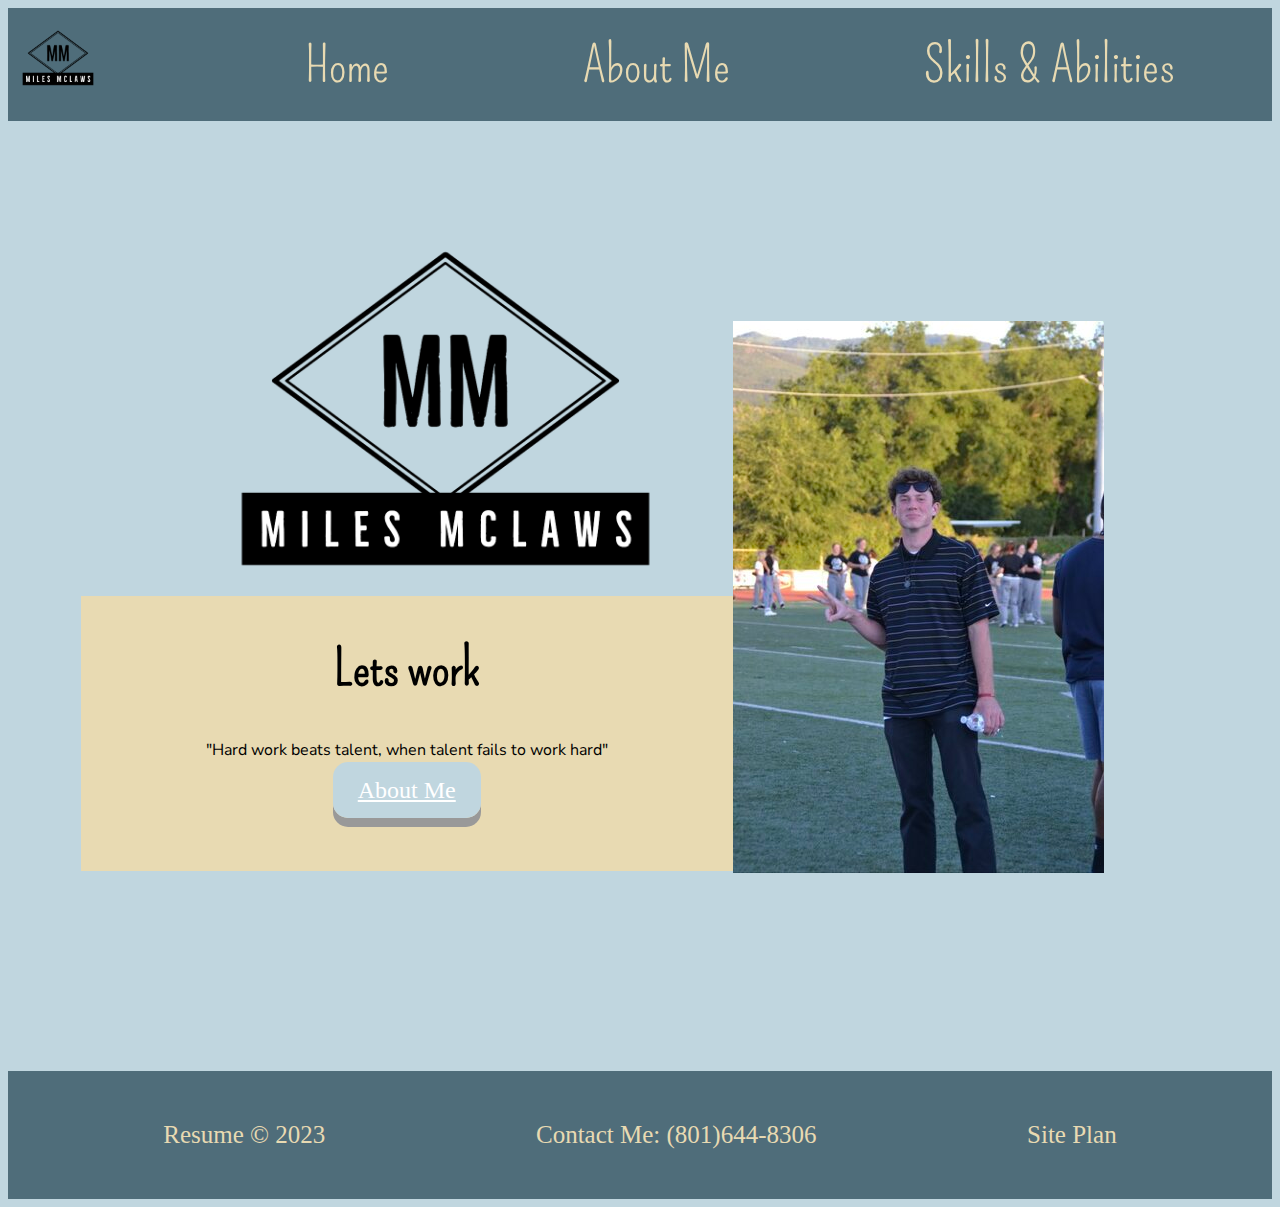
<file: resume/index.html>
<!DOCTYPE html>
<html lang="en">
<head>
    <meta charset="UTF-8">
    <meta http-equiv="X-UA-Compatible" content="IE=edge">
    <meta name="viewport" content="width=device-width, initial-scale=1.0">
    <link rel="stylesheet" href="styles/styles.css">
    <title>Resume</title>
</head>
<body>
    <div id="content">
        <header>
            <a class="logo_link" href="index.html">
                <img class="logo" src="images/milesmclaws-logos_black.png" alt="miles mclaws logo">
            </a>
            <nav>
                <a href="index.html">Home</a>
                <a href="aboutme.html">About Me</a>
                <a href="skills.html"> Skills & Abilities </a>
            </nav>
        </header>  
    <main class="home-grid">
        <section class="miles-card">
            <img class="card-img" src="images/milespic.jpg" alt="picture of miles">
        </section>
        <a class="logo_link1" href="index.html">
            <img class="logo1" src="images/milesmclaws-logos_black.png" alt="miles mclaws logo">
        </a>
        <section class="msg">
            <h2>Lets work</h2>
            <p> "Hard work beats talent, when talent fails to work hard"
            </p>
            
            <a href="aboutme.html">About Me</a>
        </section>
    </main>
    <footer>
        <p> Resume &copy; 2023</p>
        <p> Contact Me: (801)644-8306</p>
        <p><a href="site-plan-resume.html">Site Plan</a></p>    
    </footer>
    </div>
</body>
</html>
</file>
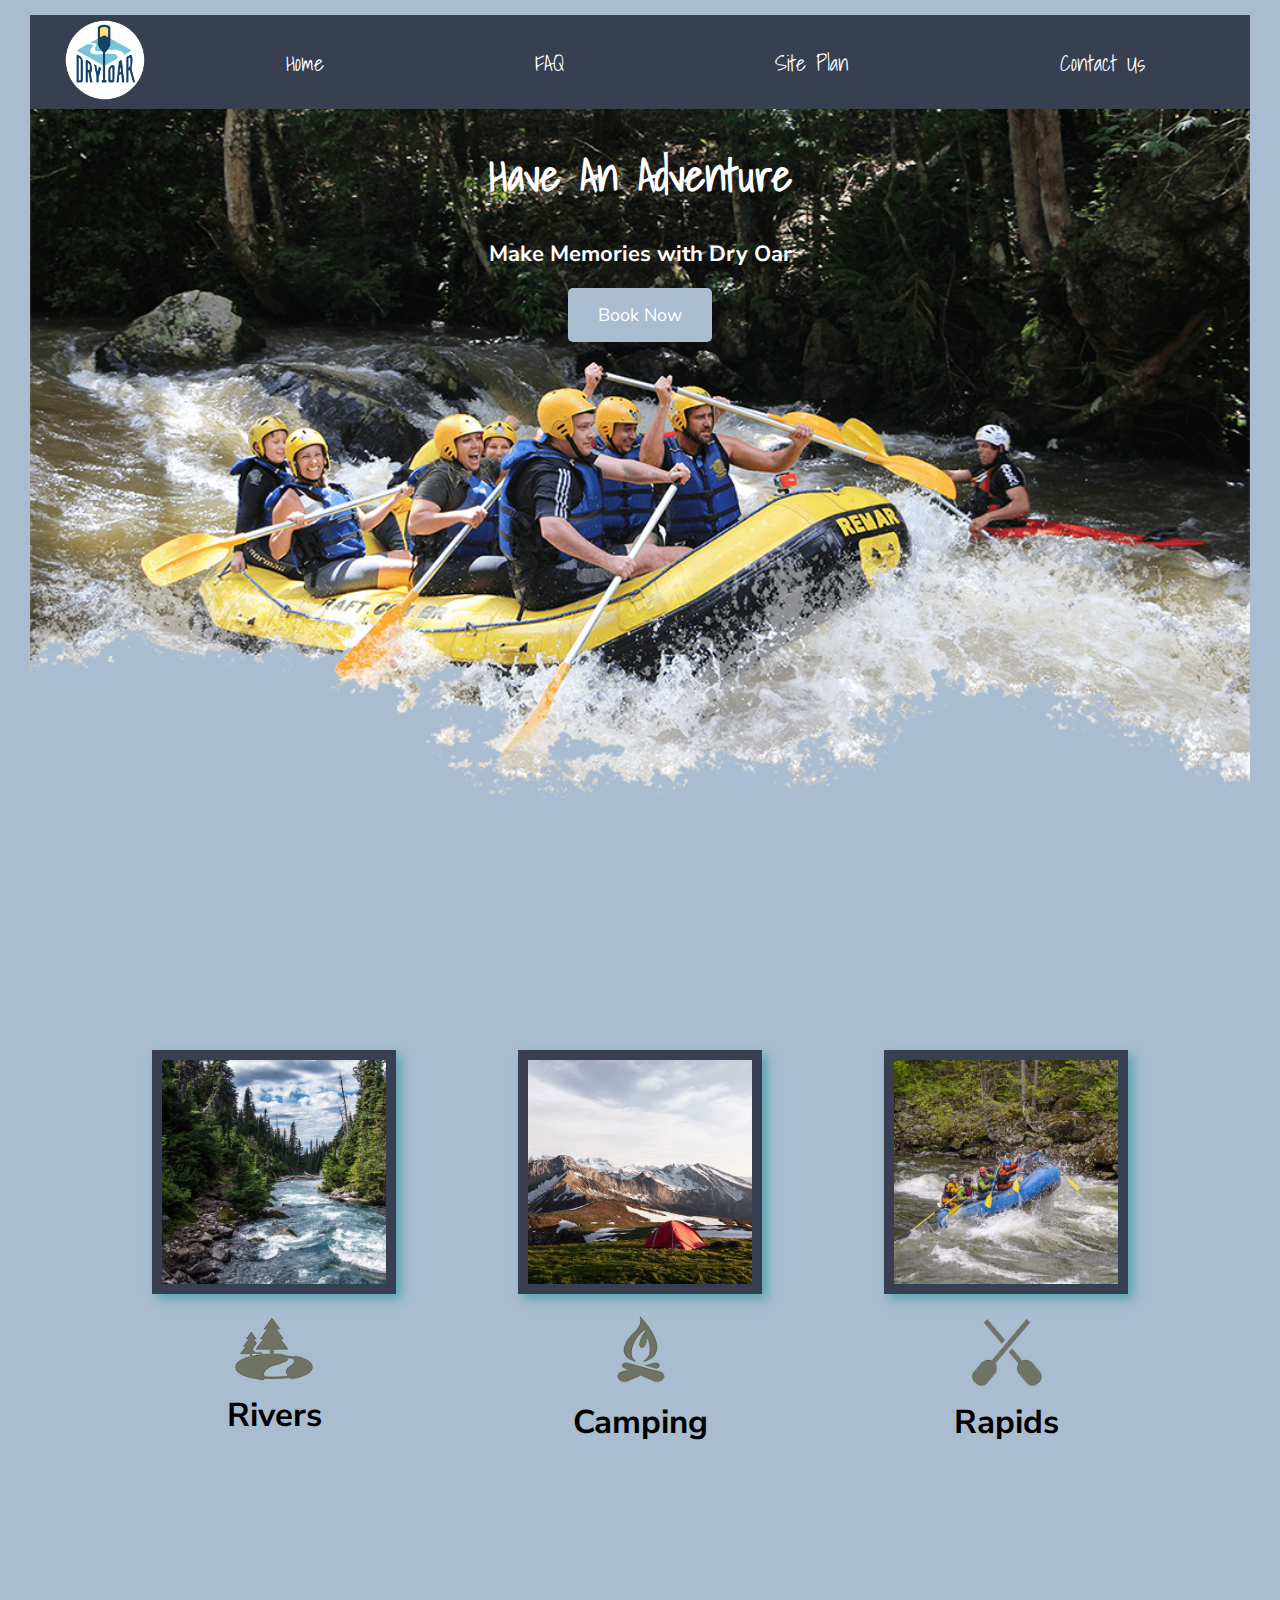
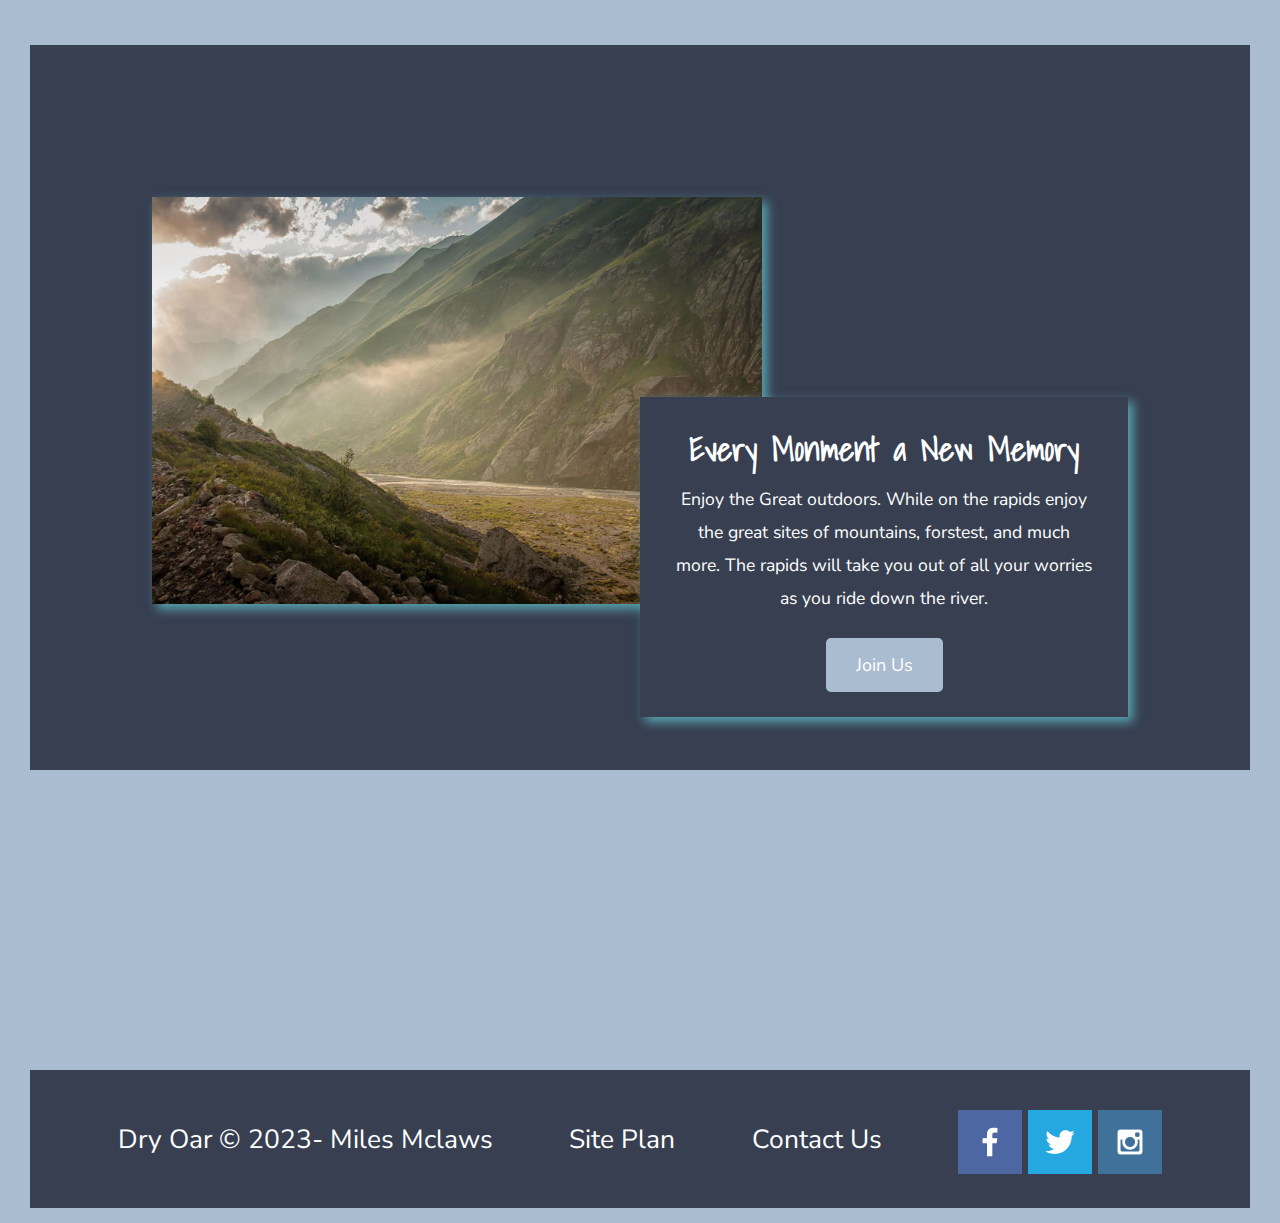
<file: wwr/index.html>
<!DOCTYPE html>
<html lang="en">
<head>
    <meta charset="UTF-8">
    <meta http-equiv="X-UA-Compatible" content="IE=edge">
    <meta name="viewport" content="width=device-width, initial-scale=1.0">
    <link rel="stylesheet" href="styles/style.css">
    <title>Whitewater Rafting Rides</title>
</head>
<body>
  <div id="content">
    <header>
        <a id="logo_link" href="index.html">
          <img class="logo" src="images/logo.png" alt="Dry Oar Logo">
        </a>
        <nav>
            <a href="index.html">Home</a>
            <a href="faq.html">FAQ</a>
            <a href="site-plan-rafting.html">Site Plan</a>
            <a href="contactus.html">Contact Us</a>
        </nav> 
    </header>
  <div id="hero">
        <div id="hero-box">
            <img id="hero-img" src="images/hero.png" alt="People enjoying white water rafting">
        </div>
        <section id="hero-msg">
            <h1 class="home-title">Have An Adventure</h1>
            <h4>Make Memories with Dry Oar</h4>
            <div class="button-box">
                <a class="book" href="contactus.html">Book Now</a>
            </div>
        </section>
    </div>
    <main class="home-grid">
        <section class="river-card">
            <img class="card-img" src="images/rivers.jpg" alt="tent in mountains">
            <img class="icon" src="images/river_icon.png" alt="river icon">
            <h2>Rivers</h2>
        </section>
        <section class="camping-card">
            <img class="card-img" src="images/camping.jpg" alt="tent in mountains">
            <img class="icon" src="images/fire_icon.png" alt="fire icon">
            <h2>Camping</h2>
        </section>
        <section class="rapids-card">
            <img class="card-img" src="images/rapids.jpg" alt="rafting boat">
            <img class="icon" src="images/oars.png" alt="oars icon">
            <h2>Rapids</h2>
        </section>
        <div id="background"></div>
        <img class="mountains" src="images/mountains.jpg" alt="Misty mountains">
        <section class="msg">
            <h2>Every Monment a New Memory</h2>
            <p>Enjoy the Great outdoors. While on the rapids enjoy the great sites of mountains, forstest,
                and much more. The rapids will take you out of all your worries as you ride down the river.
            </p>
            <a class="join" href="rivers.html">Join Us</a>
        </section>
    </main>
    <footer>
        <p>Dry Oar &copy; 2023- Miles Mclaws</p>
    <p><a href="site-plan-rafting.html">Site Plan</a></p>
    <p><a href="contactus.html">Contact Us</a></p>
    <div class="social">
        <a href="https://facebook.com" target="_blank">
            <img src="images/facebook.png" alt="fb icon">
        </a>
        <a href="https://twitter.com" target="_blank">
            <img src="images/twitter.png" alt="twitter icon">
        </a>
        <a href="https://instagram.com" target="_blank">
            <img src="images/instagram.png" alt="instagram icon">
        </a>
    </div>
    </footer>
    </div>
</body>
</html>
</file>
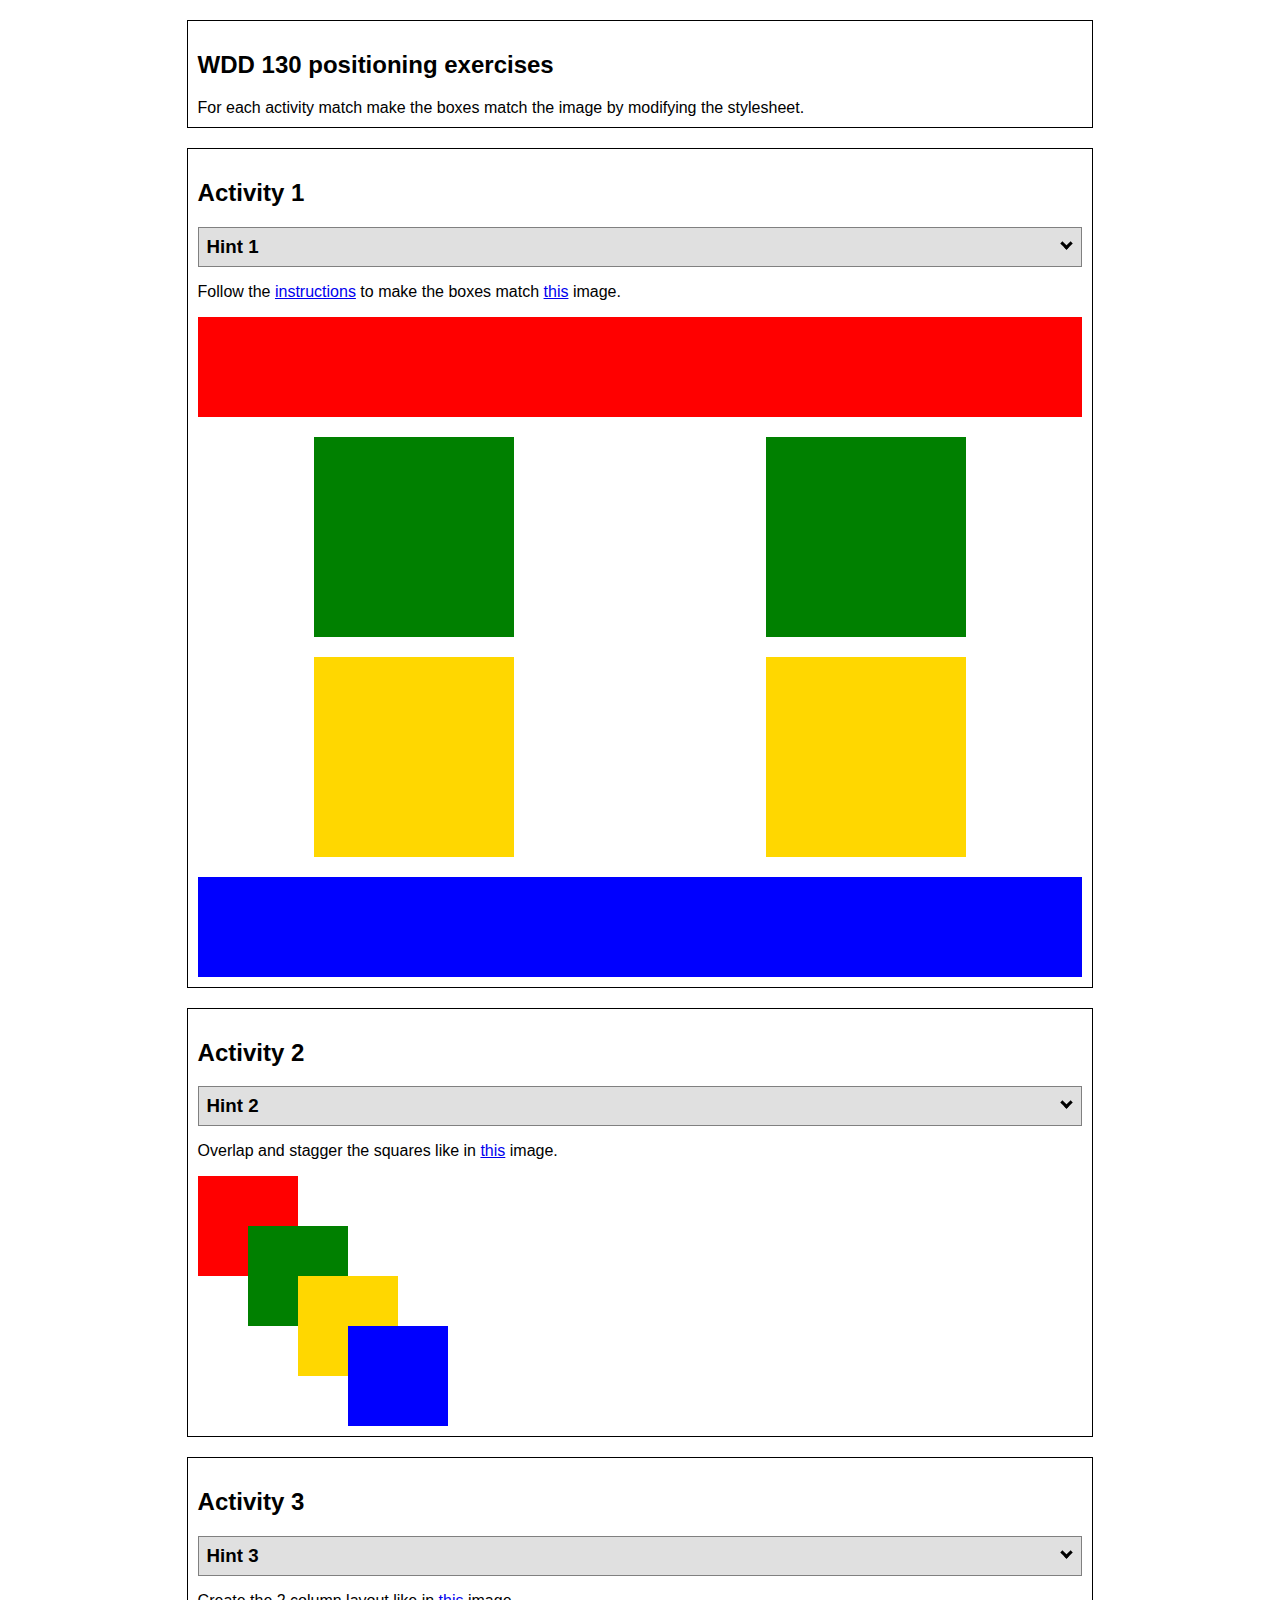
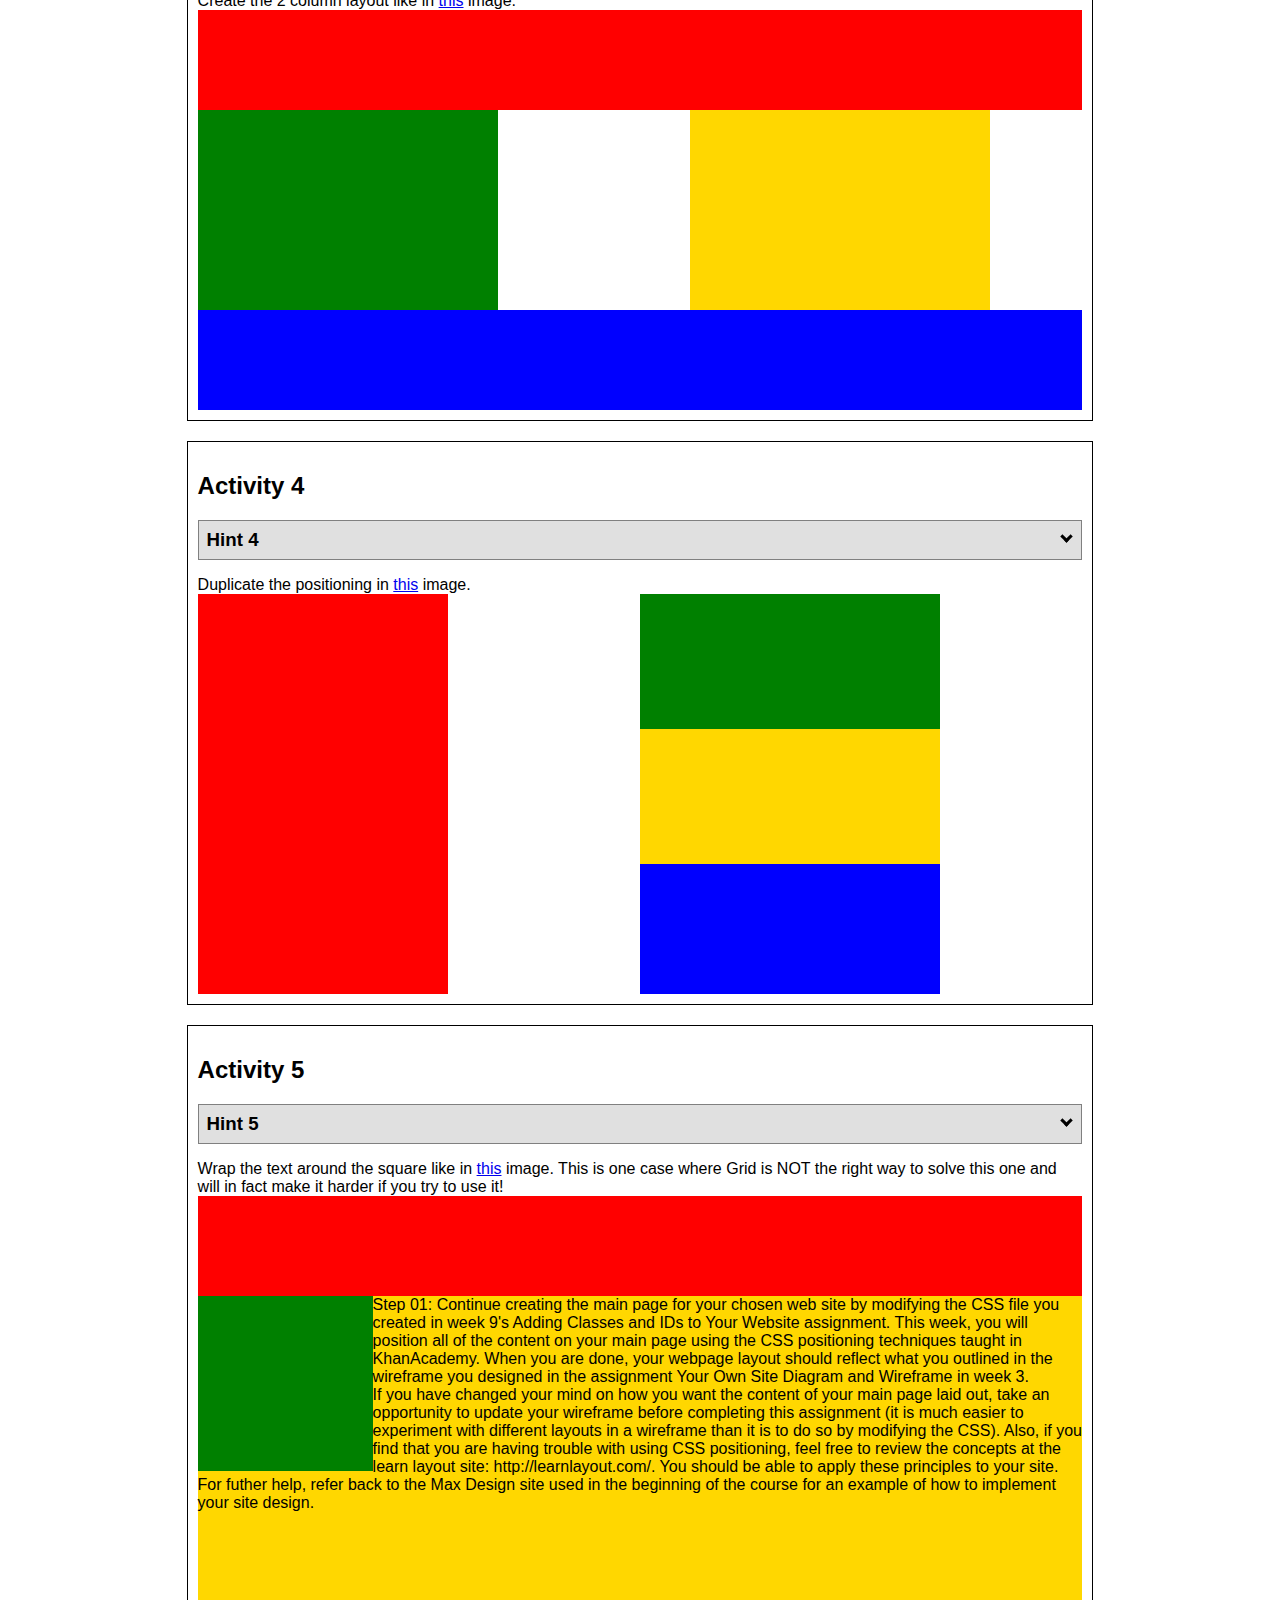
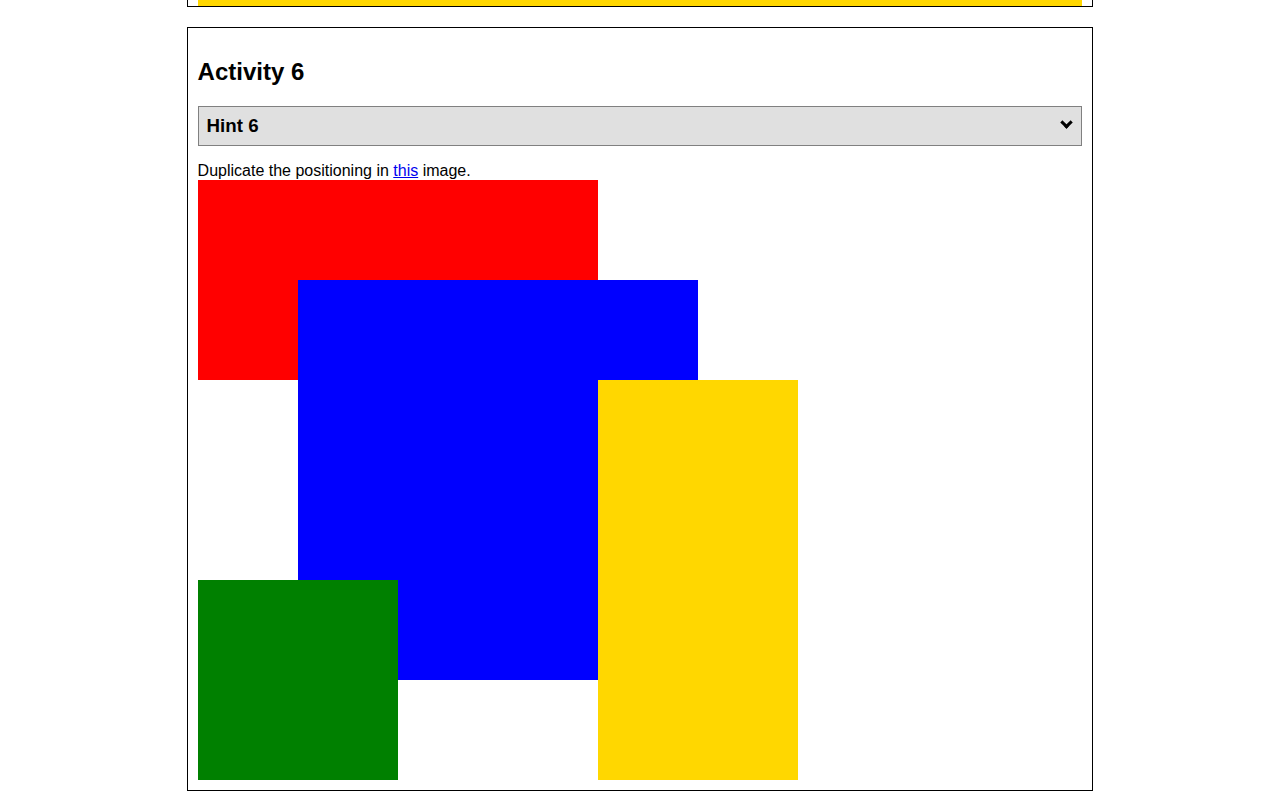
<file: positioning/positioning.html>
<!DOCTYPE html>
<html lang="en">
  <head>
    <!-- HTML - Name: positioning.html -->
    <title>Positioning Activity</title>
    <link rel="stylesheet" type="text/css" href="positionstyles.css" />
  </head>
  <body>
    <div class="activity">
      <h2>WDD 130 positioning exercises</h2>
      For each activity match make the boxes match the image by modifying the stylesheet.</div>
    <div class="activity">
      <h2>Activity 1</h2>
      <section class="hint"><input type="checkbox" ><i></i> <h3>Hint 1</h3><div><p>Check out the <a href="https://byui-wdd.github.io/wdd130/activities/w06-css-positioning.html" target="_blank">activity instructions</a> in Ilearn!</p></div></section>
      <p>Follow the <a href="https://byui-wdd.github.io/wdd130/activities/w06-css-positioning.html" target="_blank">instructions</a> to make the boxes match  <a href="https://byui-wdd.github.io/wdd130/images/example1.png" target="_blank">this</a> image.</p>
      <div class="content1" >
        <div class="red1" ></div>
        <div class="green1" ></div>
        <div class="green1" ></div>
        <div class="yellow1"></div>
        <div class="yellow1"></div>
        <div class="blue1"></div>
      </div>
    </div>
    <div class="activity">
      <h2>Activity 2</h2>
      <section class="hint"><input type="checkbox" > <h3>Hint 2</h3><i></i><div>
      <ul>
      <li>grid-template-columns: 50px 50px 50px 50px 50px </li></ul></div></section>
      <p>Overlap and stagger the squares like in <a href="https://byui-wdd.github.io/wdd130/images/example2.png" target="_blank">this</a> image.</p>
      <div class="content2" >
        <div class="red2" ></div>
        <div class="green2" ></div>
        <div class="yellow2"></div>
        <div class="blue2"></div>
      </div>
    </div>
    <div class="activity">
      <h2>Activity 3</h2>
      <section class="hint"><input type="checkbox" > <h3>Hint 3</h3><i></i><div><p>This one is going to be best solved with CSS Grid. Remember to make the boxes the right width first...then start moving them around. </p><h4>Properties used:</h4><ul><li>display:grid;</li><li>grid-template-columns:</li><li>grid-column-gap:</li>
        <li>grid-column:</li>  </ul></div></section>
      Create the 2 column layout like in <a href="https://byui-wdd.github.io/wdd130/images/example3.png" target="_blank">this</a>  image.
      <div class="content3" >
        <div class="red3" ></div>
        <div class="green3" ></div>
        <div class="yellow3"></div>
        <div class="blue3"></div>
      </div>
    </div>
    <div class="activity">
      <h2>Activity 4</h2>
      <section class="hint"><input type="checkbox" > <h3>Hint 4</h3><i></i><div><p>For the others we have been primarily concerned with width. For this one you will need to adjust height as well. </p><h4>Properties used:</h4><ul><li>display:grid;</li><li>grid-template-columns:</li><li>grid-row:</li></ul></div></section>
      Duplicate the positioning in <a href="https://byui-wdd.github.io/wdd130/images/example4.png" target="_blank">this</a> image. 
      <div class="content4" >
        <div class="red4" ></div>
        <div class="green4" ></div>
        <div class="yellow4"></div>
        <div class="blue4"></div>
      </div>
    </div>

    <div class="activity">
      <h2>Activity 5</h2>
      <section class="hint"><input type="checkbox" > <h3>Hint 5</h3><i></i><div><p>Grid is <strong>not</strong> the right way to do this.  In fact there is only one way to really do that...and that is with float. Remember that we float the thing we want the text to wrap around.  Also remember to start by making all the shapes the right size and shape.</p><h4>Properties used:</h4><ul><li>float: left;</li></ul></div></section>
      Wrap the text around the square like in <a href="https://byui-wdd.github.io/wdd130/images/example5.png" target="_blank">this</a> image. This is one case where Grid is NOT the right way to solve this one and will in fact make it harder if you try to use it!
      <div class="content5" >
        <div class="red5" ></div>
        <div class="green5" ></div>
        <div class="yellow5">Step 01: Continue creating the main page for your chosen web site by modifying the CSS file you created in week 9's Adding Classes and IDs to Your Website assignment. This week, you will position all of the content on your main page using the CSS positioning techniques taught in KhanAcademy. When you are done, your webpage layout should reflect what you outlined in the wireframe you designed in the assignment Your Own Site Diagram and Wireframe in week 3. <br />
          If you have changed your mind on how you want the content of your main page laid out, take an opportunity to update your wireframe before completing this assignment (it is much easier to experiment with different layouts in a wireframe than it is to do so by modifying the CSS). Also, if you find that you are having trouble with using CSS positioning, feel free to review the concepts at the learn layout site: http://learnlayout.com/. You should be able to apply these principles to your site. For futher help, refer back to the Max Design site used in the beginning of the course for an example of how to implement your site design.</div>
        <div class="blue5"></div>
      </div>
    </div>
    <div class="activity">
      <h2>Activity 6</h2>
      <section class="hint"><input type="checkbox" > <h3>Hint 6</h3><i></i><div><p>This one is all about visualizing the grid behind the layout. If you are having a hard time doing that first: all the sizes are even multiples of 100, and second here is another example with the lines drawn: <a href="https://byui-wdd.github.io/wdd130/images/example6-hint.png" target="_blank">example 6 with lines</a>. For this one you will find it easiest if you use px for the column width. You can also use <kbd>z-index</kbd> to control the element layering.    </p><h4>Properties used:</h4><ul><li>display:grid;</li><li>grid-template-columns:</li><li>grid-column:</li><li>grid-row:</li><li><a href="https://www.w3schools.com/cssref/pr_pos_z-index.asp" target="_blank">z-index:</a></li></ul></div></section>
      Duplicate the positioning in <a href="https://byui-wdd.github.io/wdd130/images/example6.png" target="_blank">this</a> image.
      <div class="content6" >
        <div class="red6" ></div>
        <div class="green6" ></div>
        <div class="yellow6"></div>
        <div class="blue6"></div>
      </div>
    </div>
  </body>
</html>
</file>
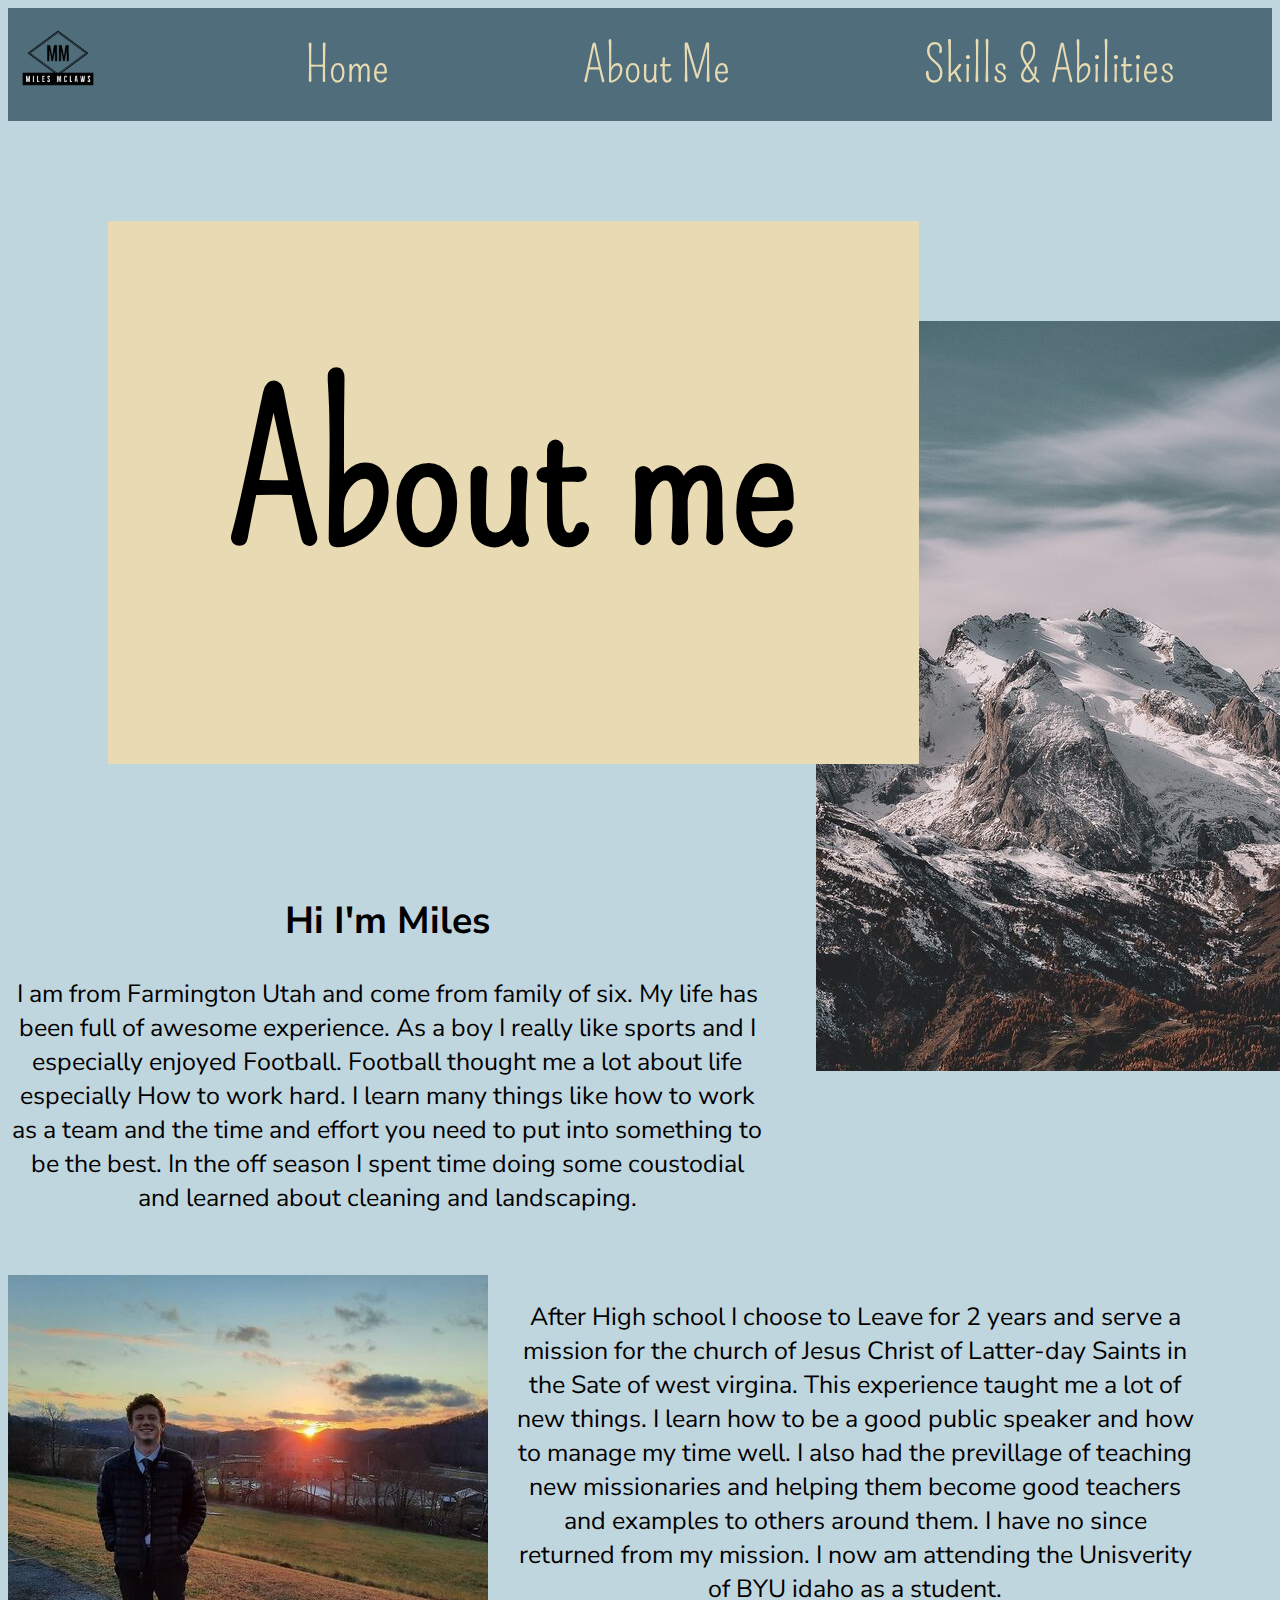
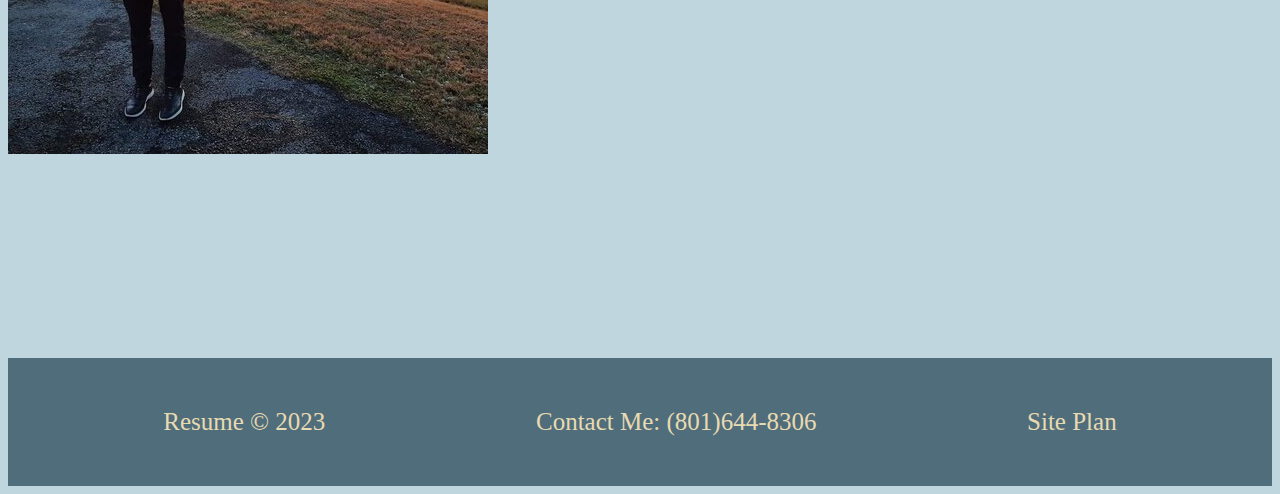
<file: resume/aboutme.html>
<!DOCTYPE html>
<html lang="en">
<head>
    <meta charset="UTF-8">
    <meta http-equiv="X-UA-Compatible" content="IE=edge">
    <meta name="viewport" content="width=device-width, initial-scale=1.0">
    <link rel="stylesheet" href="styles/styles.css">
    <title>About ME</title>
</head>
<body>
    <div id="content">
        <header>
            <a id="logo_link" href="index.html">
                <img class="logo" src="images/milesmclaws-logos_black.png" alt="miles mclaws logo">
            </a>
            <nav>
                <a href="index.html">Home</a>
                <a href="aboutme.html">About Me</a>
                <a href="skills.html"> Skills & Abilities </a>
            </nav>
        </header>
    </div>
    <main class="aboutme-grid">
        <section class="aboutme-msg">
            <h1>About me</h1>
        </section>
        <section class="textbox1">
            <h2>Hi I'm Miles</h2>
            <p>I am from Farmington Utah and come from family of six.
                My life has been full of awesome experience. As a boy 
                I really like sports and I especially enjoyed Football.
                Football thought me a lot about life especially How to 
                work hard. I learn many things like how to work as a team
                and the time and effort you need to put into something to
                be the best. In the off season I spent time doing some coustodial
                and learned about cleaning and landscaping. 
            </p>
        </section>
        <div class="mountains-img">
            <img src="images/rsz_mountains.jpg" alt="Piture of mountains">
        </div>
        <div class="mission-img">
            <img  src="images/rsz_mission.jpg" alt="Picture of Miles on his mission">
        </div>
        <section class="textbox2">
               <p> After High school
                I choose to Leave for 2 years and serve a mission for the church
                of Jesus Christ of Latter-day Saints in the Sate of west virgina.
                This experience taught me a lot of new things. I learn how to 
                be a good public speaker and how to manage my time well. I also had
                the previllage of teaching new missionaries and helping them become 
                good teachers and examples to others around them. I have no since returned
                from my mission. I now am attending the Unisverity of BYU idaho as a 
                student. 
            </p>
        </section>
    </main>
    <footer>
        <p> Resume &copy; 2023</p>
        <p> Contact Me: (801)644-8306</p>
        <p><a href="site-plan-resume.html">Site Plan</a></p>    
    </footer>
</body>
</html>
</file>
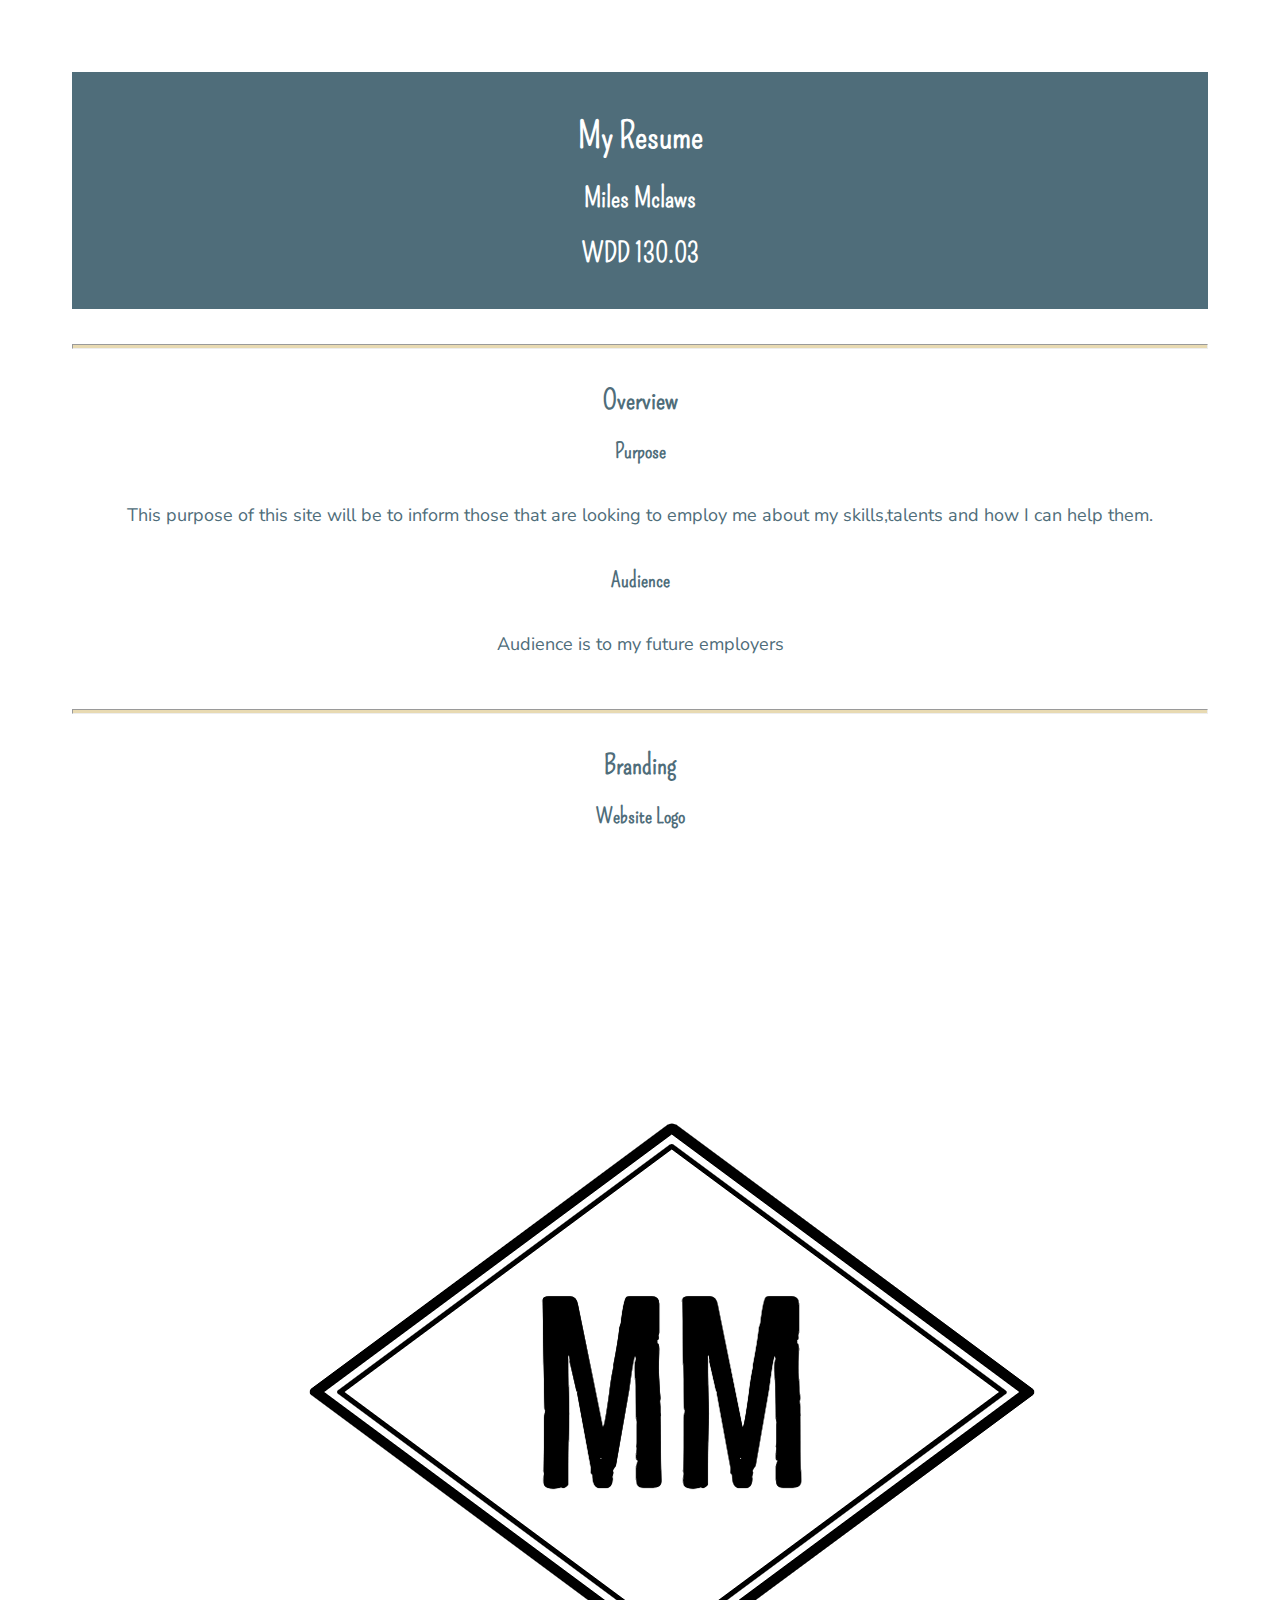
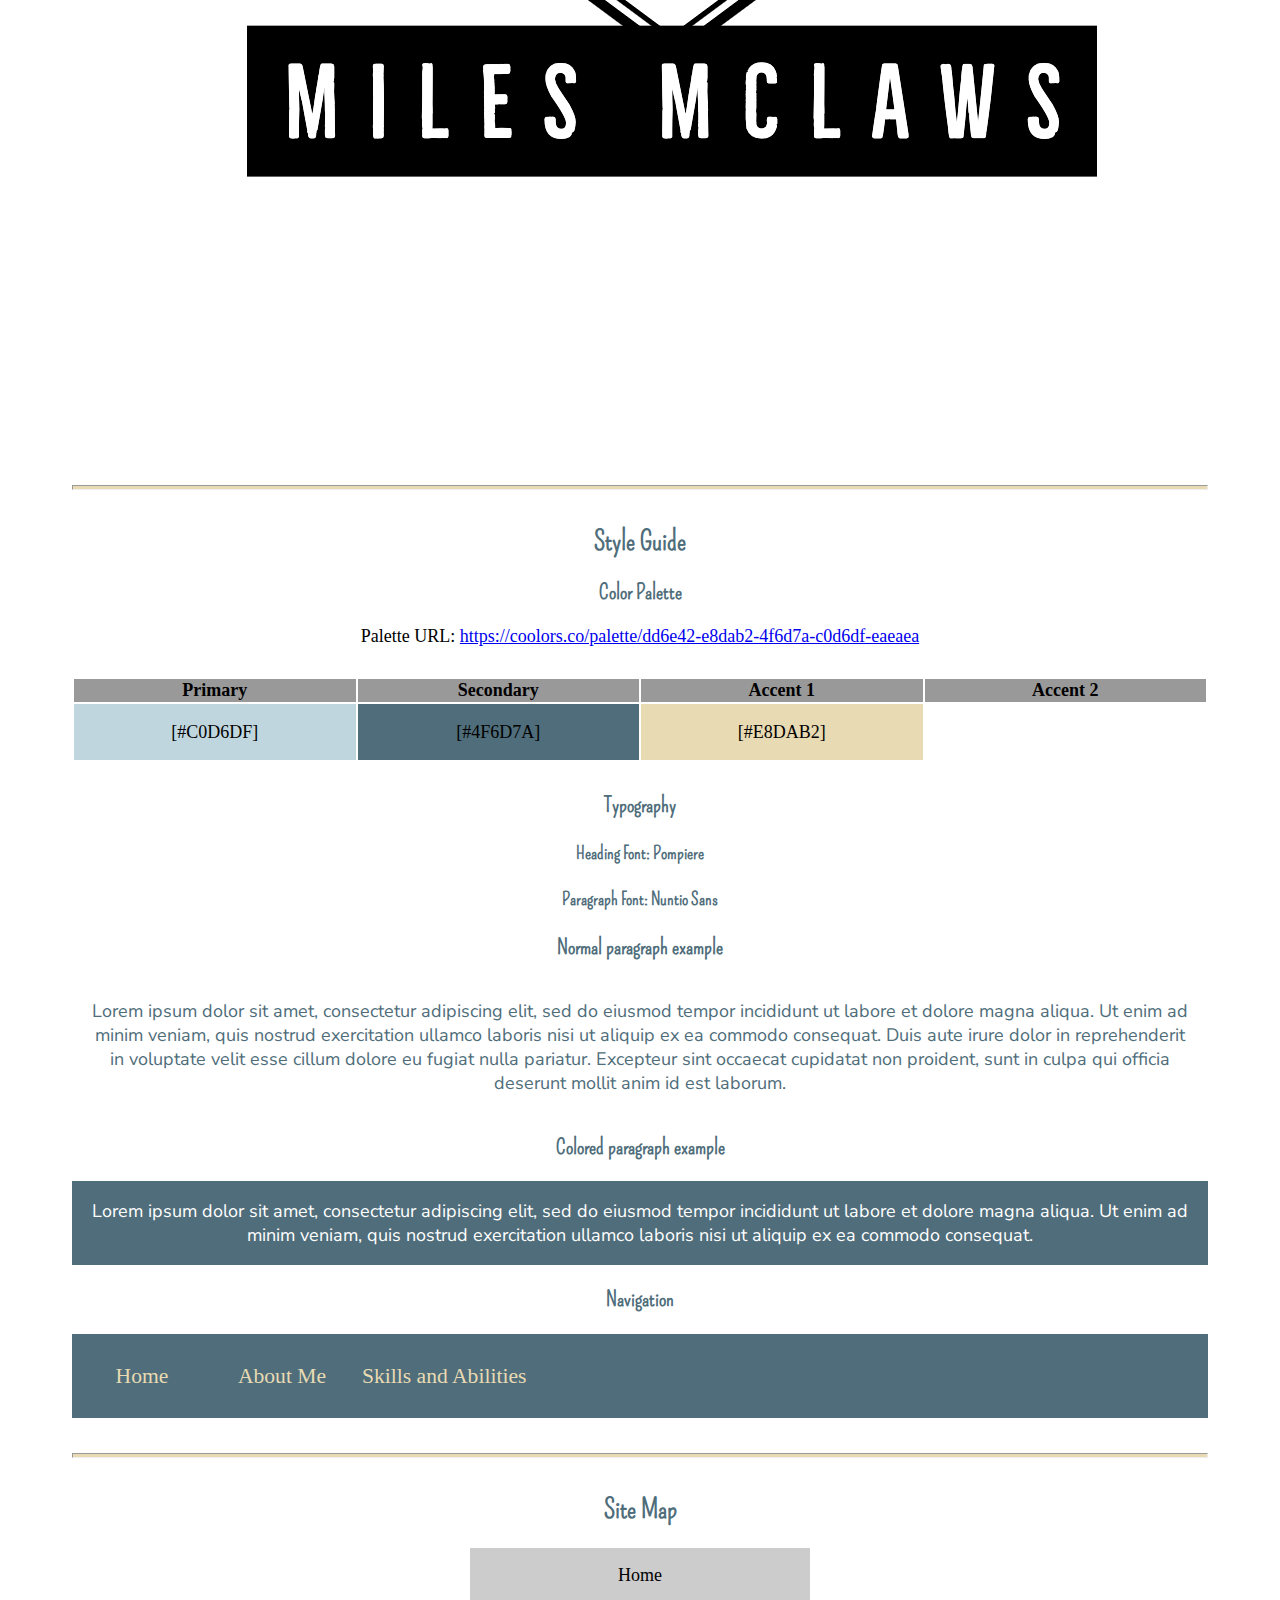
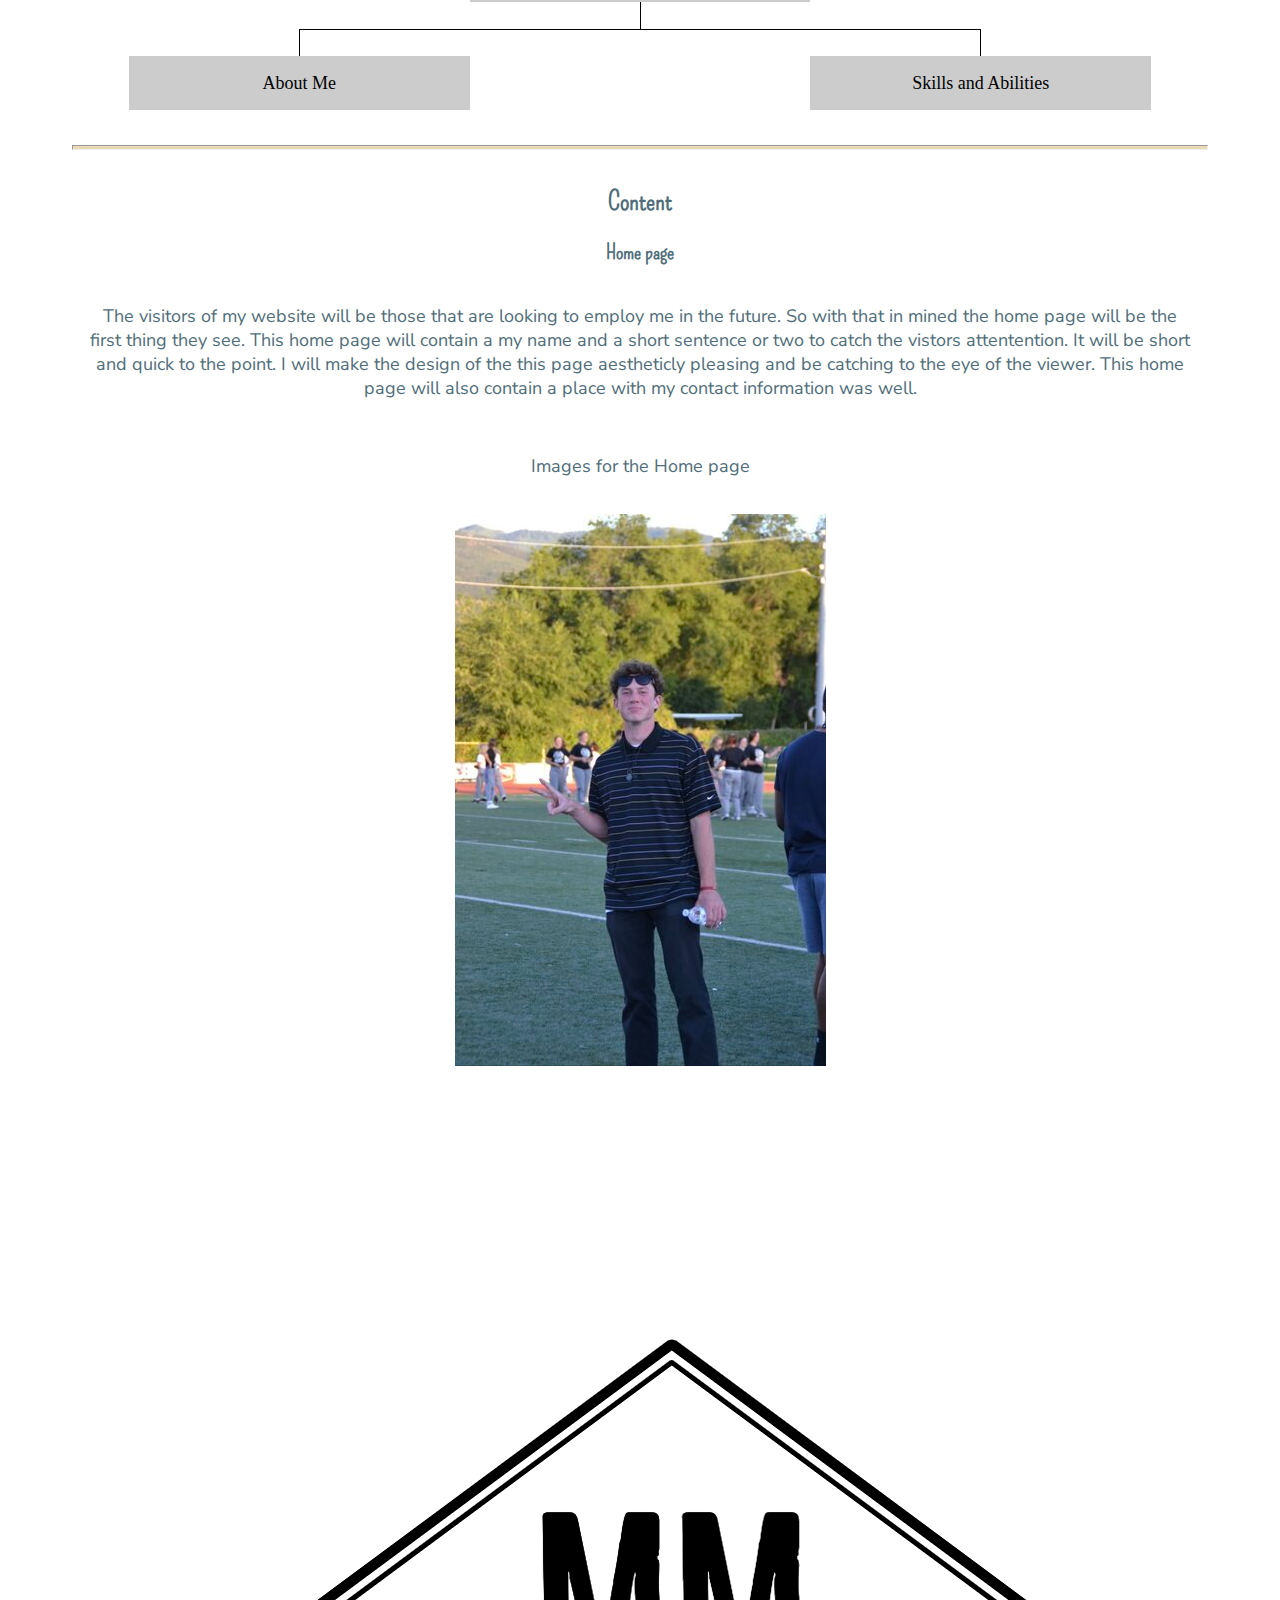
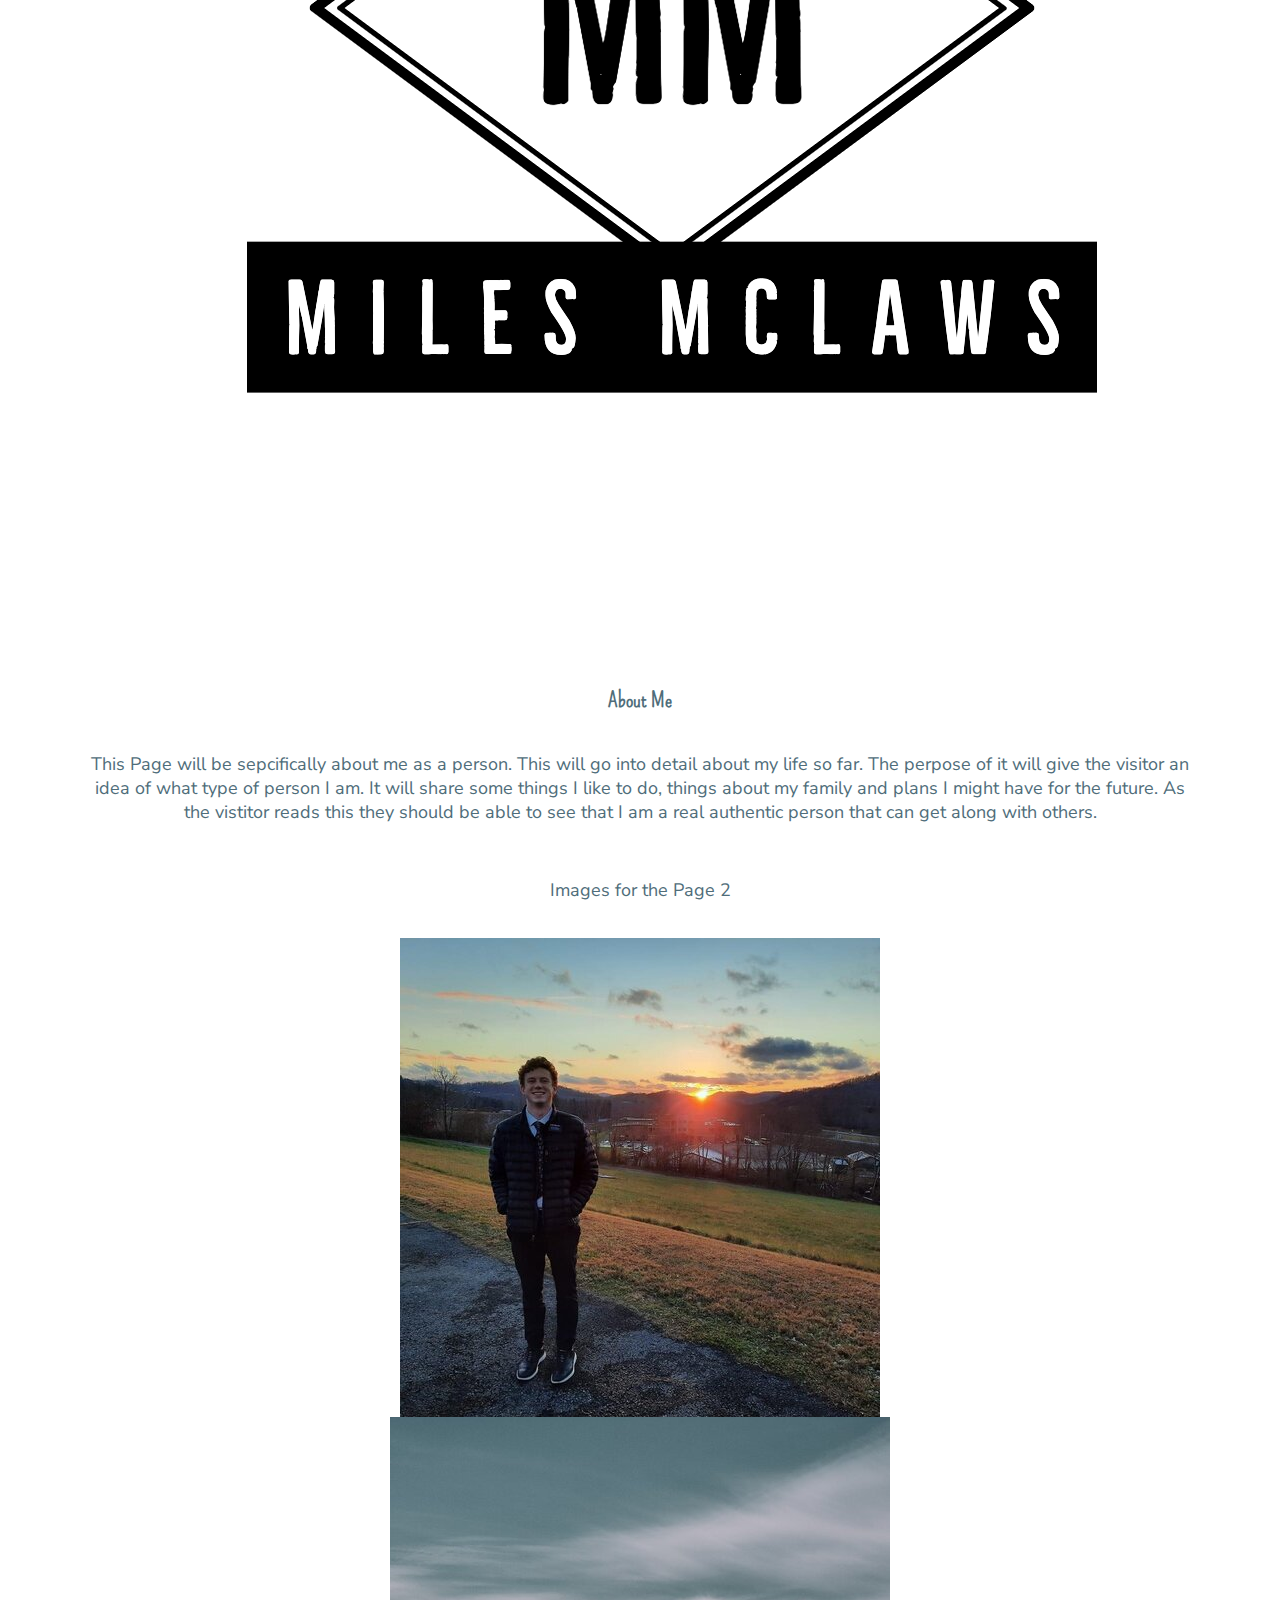
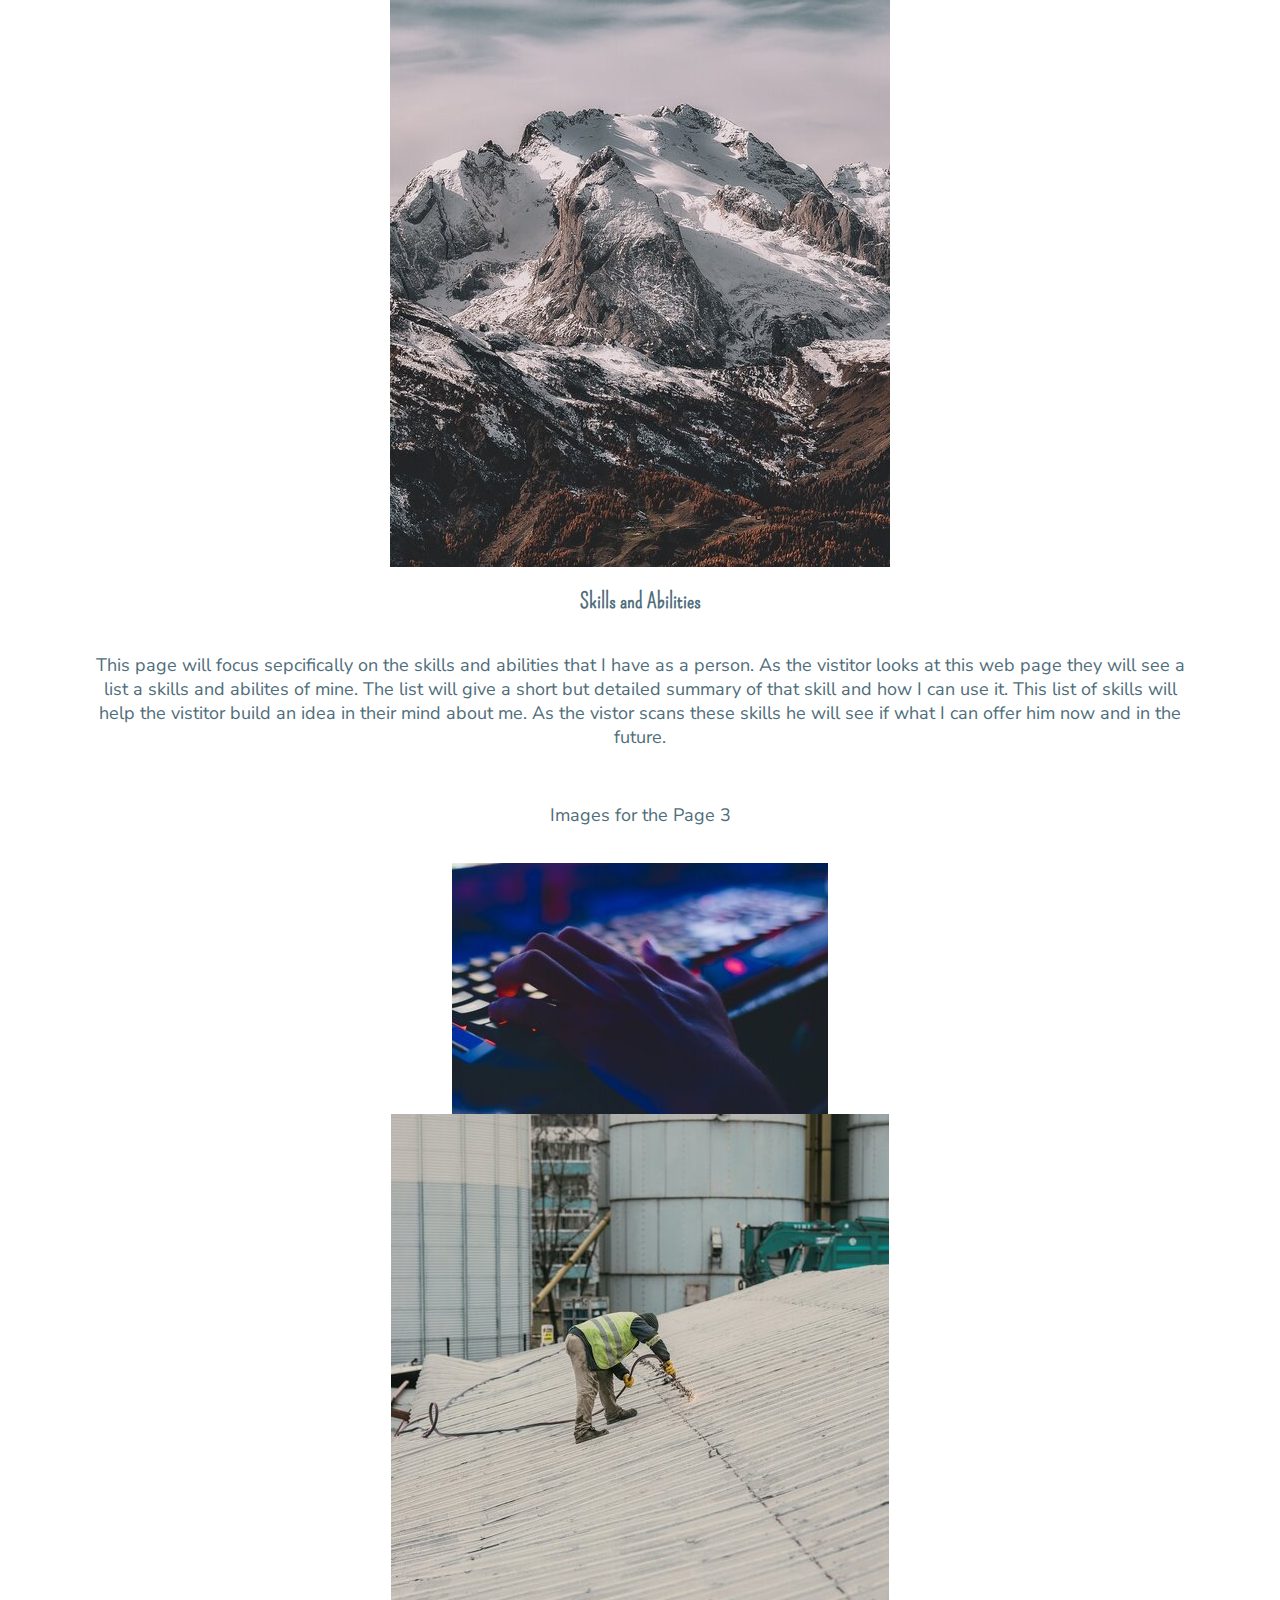
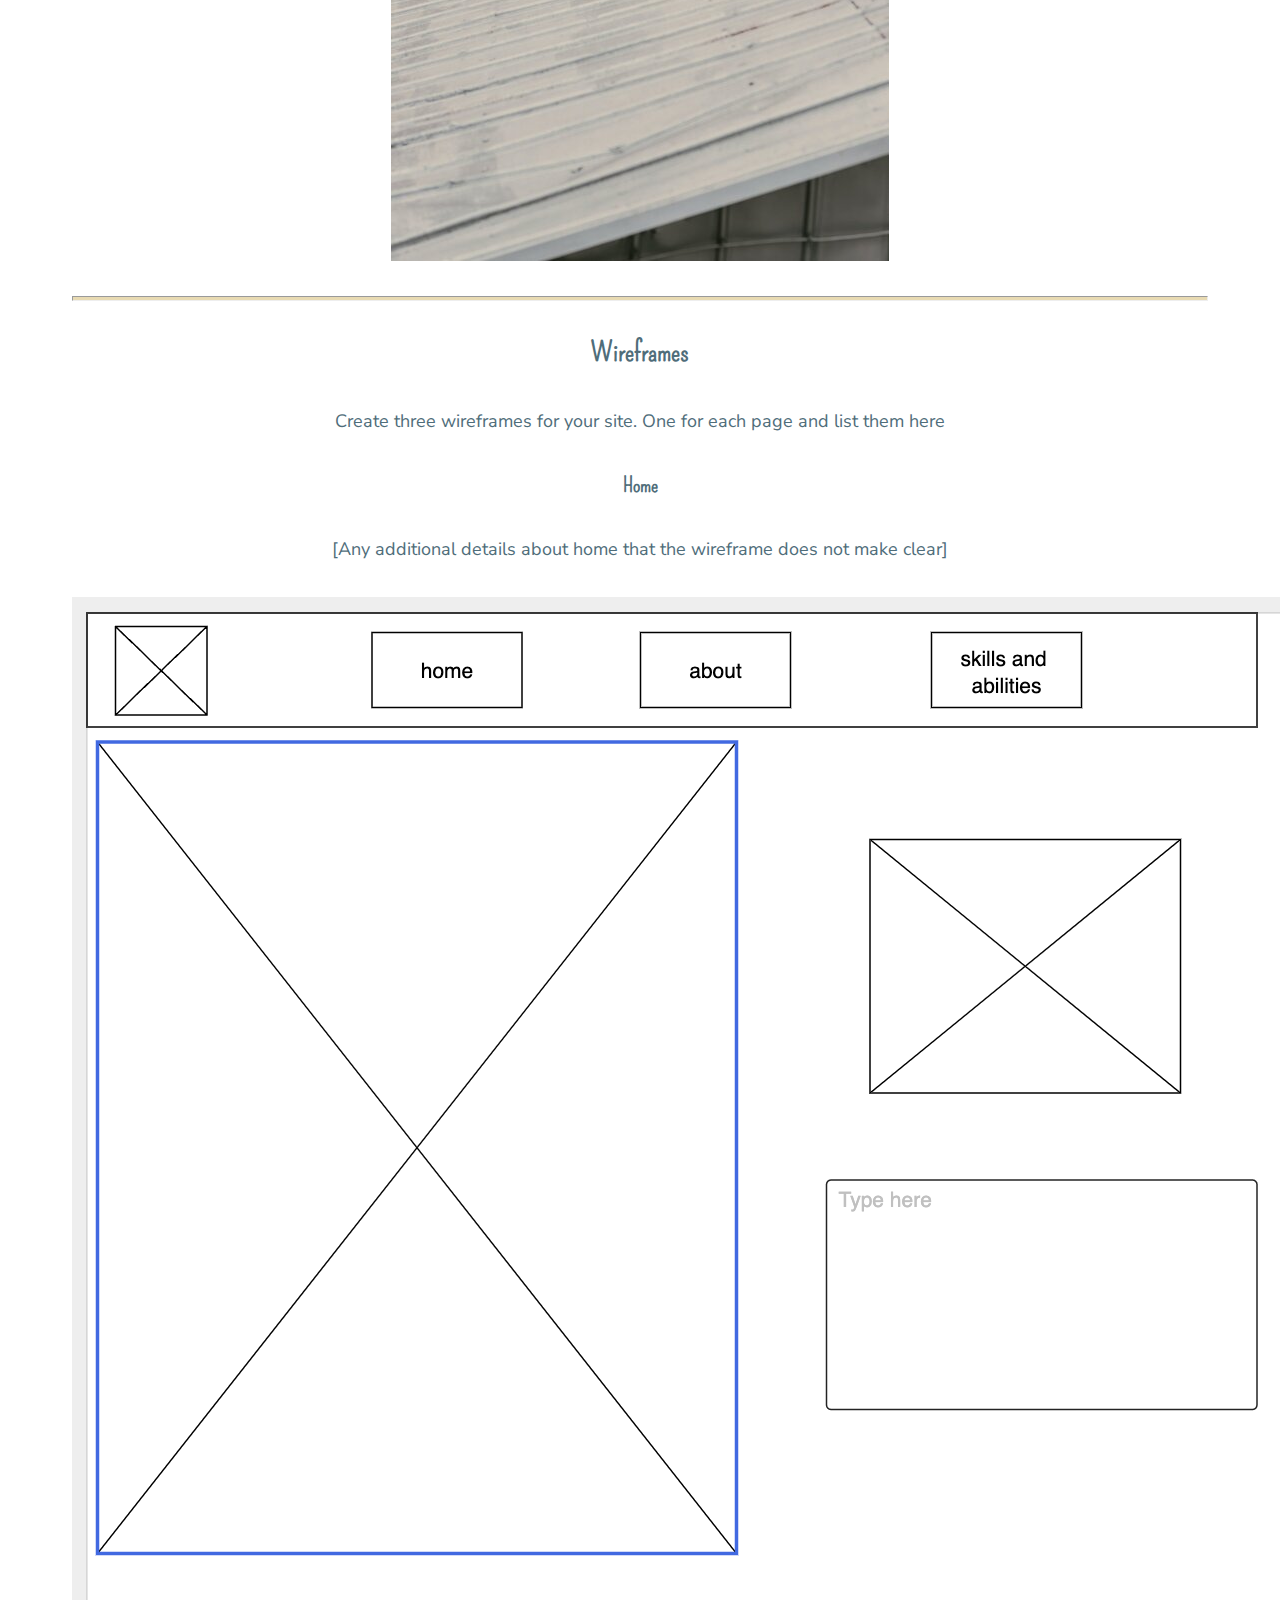
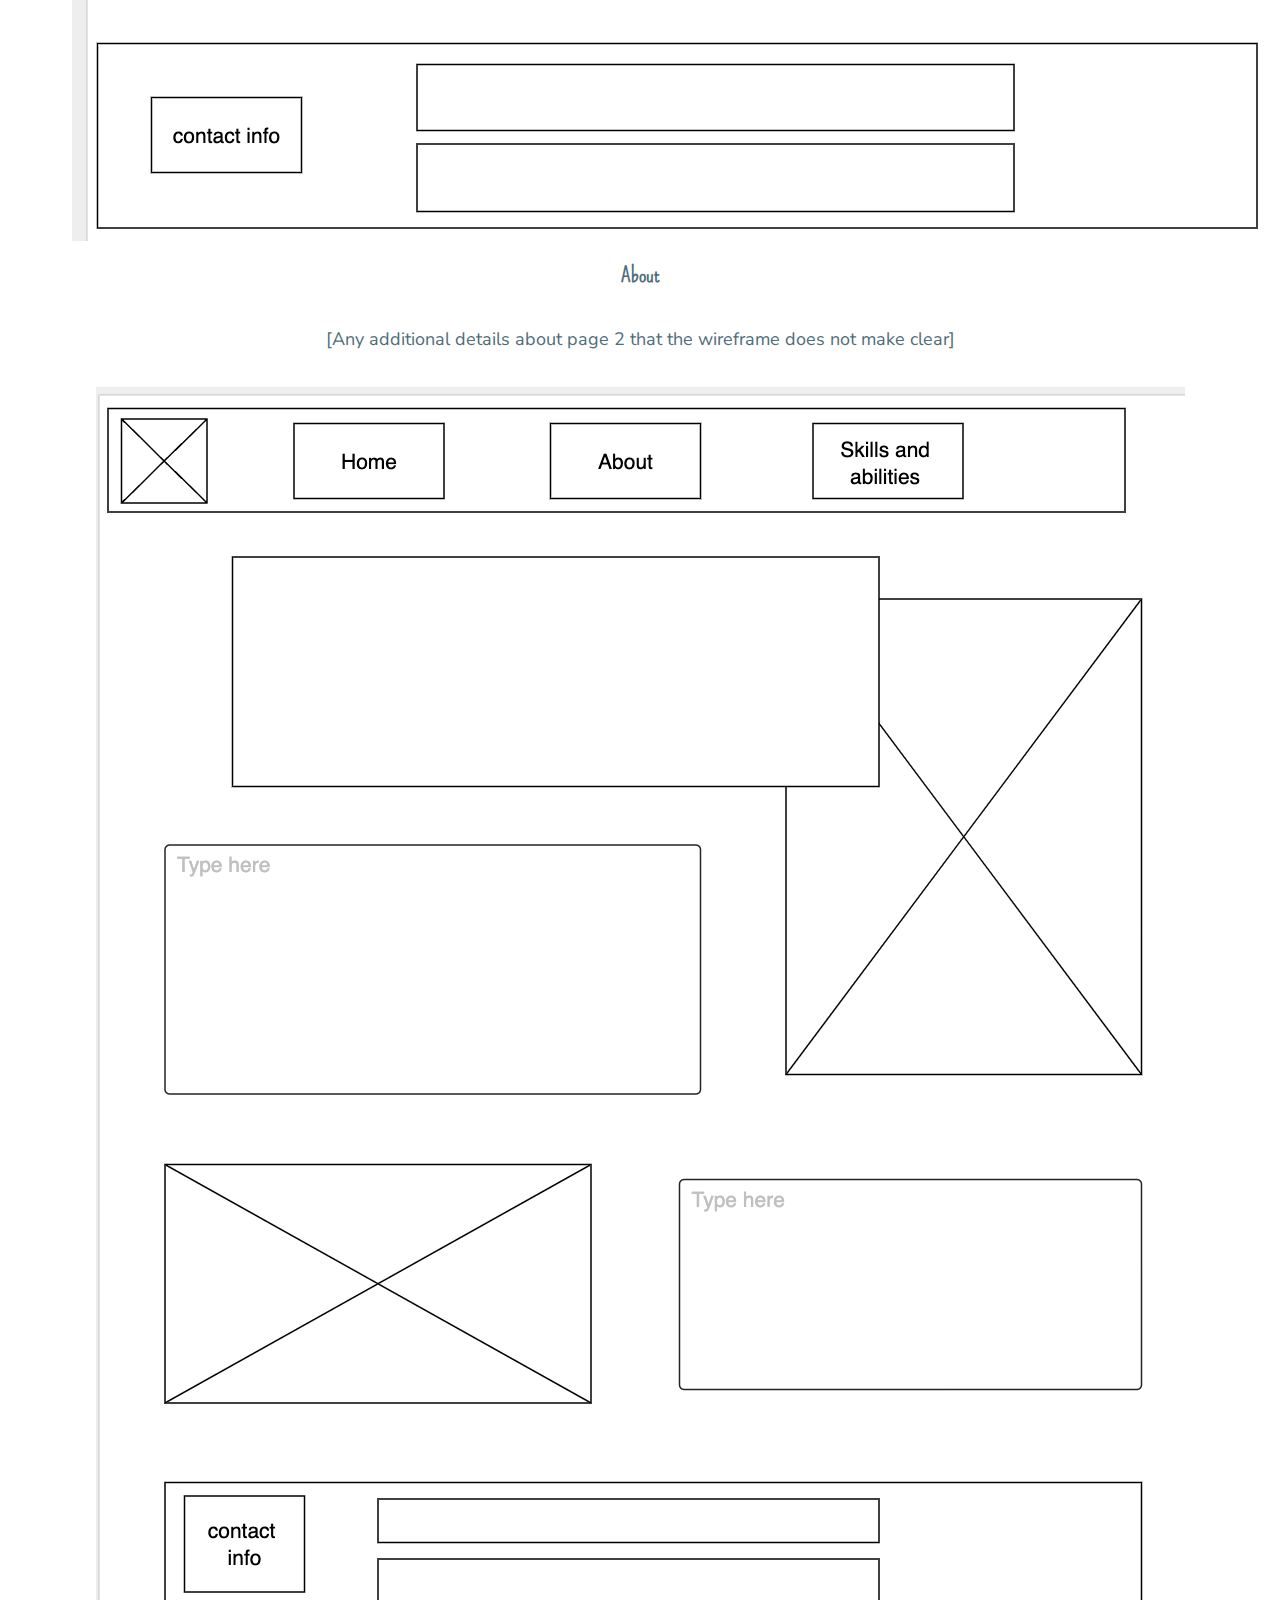
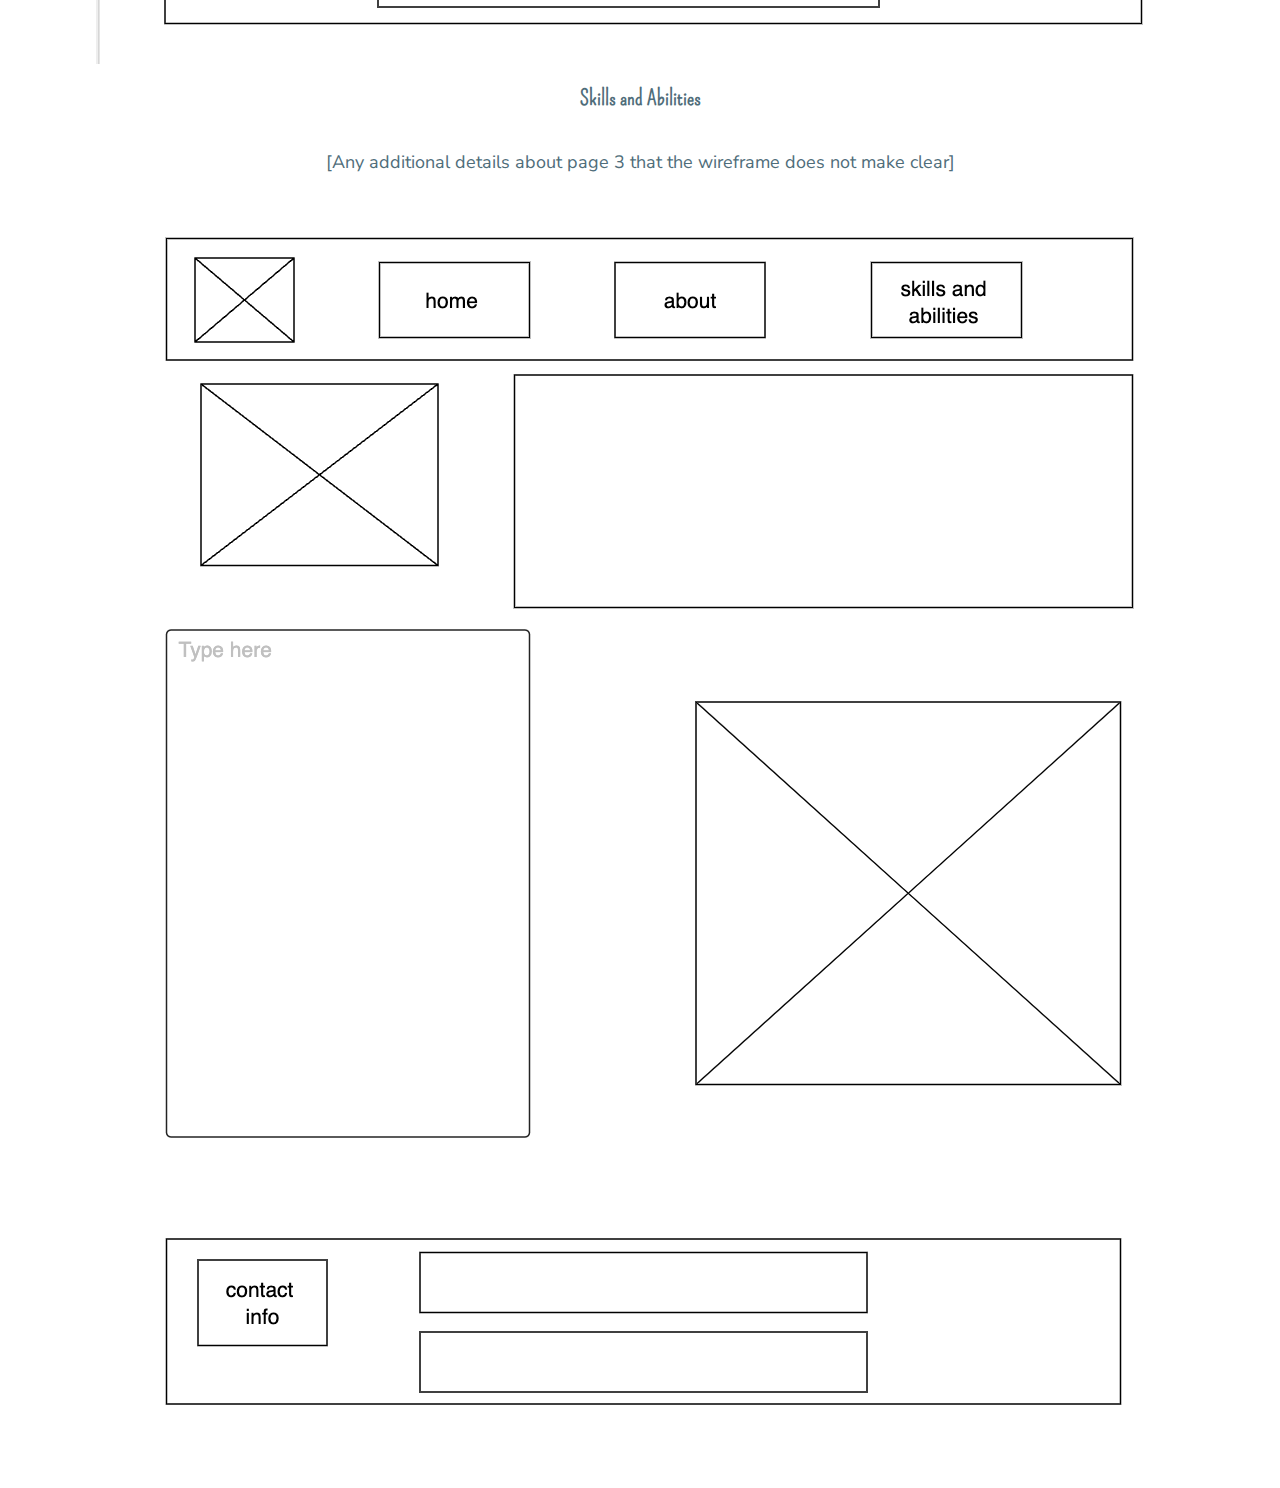
<file: resume/site-plan-resume.html>
<!DOCTYPE html>
<html lang="en-us">
    
  <head>
    <meta charset="utf-8">
    <title>Site Plan</title>
    <link type="text/css" rel="stylesheet" href="styles/site-plan.css">
  </head>

  <body>
    <header>
      <h1>My Resume</h1>
      <h2>Miles Mclaws</h2>
      <h2>WDD 130.03</h2>
      <!-- In the header above, add the name or your site, your name and class number. For example if you are in section 3 you would put WDD 130.03 -->
    </header>
    <main>

      <!-- ------------------------Steps 2-3------------------------------ -->
      <hr>
      <h2>Overview</h2>
      <h3>Purpose</h3>
      <p>This purpose of this site will be to inform those that are looking to employ me 
        about my skills,talents and how I can help them.
      </p>  <!-- change this -->


      <h3>Audience</h3>
      <p>Audience is to my future employers</p>  <!-- change this -->

      <hr>
      <h2>Branding</h2>
      <h3>Website Logo</h3>
      
      <img src="images/milesmclaws-logos_black.png" alt="Logo image">
      <hr>
      <h2>
        Style Guide
      </h2>

      <!-- ------------------------Steps 4-8------------------------------ -->

      <h3>
        Color Palette
      </h3>
      <!--  The colors you choose for a website are one of the most important decisions you will make. Follow the instructions on the activity in iLearn then return and replace the color codes below with the hex color codes (the 6 digit numbers that show at the bottom of each color) for the colors you have chosen below.  You should have at least 2 colors but do not have to fill in all 4 if you do not need them.  -->

      <!-- Copy and paste the URL to your finished palette below Make sure to paste it into both spots -->
      Palette URL: <a href= "https://coolors.co/palette/dd6e42-e8dab2-4f6d7a-c0d6df-eaeaea" target ="_blank">https://coolors.co/palette/dd6e42-e8dab2-4f6d7a-c0d6df-eaeaea</a>

      <table class="colors">
        <tr><th>Primary</th><th>Secondary</th><th>Accent 1</th><th>Accent 2</th></tr>
        <!-- Replace the numbers in the boxes below with your hex color codes. Then switch to the site-plan.css file and change your colors there as well. -->
        <tr><td class="primary">[#C0D6DF]</td><td class="secondary">[#4F6D7A]</td><td class="accent1">[#E8DAB2]</td><td class="accent2"></td></tr>
      </table>

      <!-- ------------------------Step 9------------------------------ -->

      <h3>
        Typography
      </h3>
      <!-- Choose a font for your paragraphs (body copy) and headlines. What font(s) have you chosen? Why did you choose what you did?  Make sure to review the list of web safe fonts at W3Schools.org as a starting point.  Think also about which of your colors above you might use for background and font colors. -->

      <h4>
        Heading Font: Pompiere <!-- change this -->
      </h4>
      <h4>
        Paragraph Font: Nuntio Sans  <!-- change this -->
      </h4>
      <h3>
        Normal paragraph example
      </h3>
      <p>
        Lorem ipsum dolor sit amet, consectetur adipiscing elit, sed do eiusmod tempor incididunt ut labore et dolore magna aliqua. Ut enim ad minim veniam, quis nostrud exercitation ullamco laboris nisi ut aliquip ex ea commodo consequat. Duis aute irure dolor in reprehenderit in voluptate velit esse cillum dolore eu fugiat nulla pariatur. Excepteur sint occaecat cupidatat non proident, sunt in culpa qui officia deserunt mollit anim id est laborum.
      </p>
      <h3>
        Colored paragraph example
      </h3>
      <p class="colored">
        Lorem ipsum dolor sit amet, consectetur adipiscing elit, sed do eiusmod tempor incididunt ut labore et dolore magna aliqua. Ut enim ad minim veniam, quis nostrud exercitation ullamco laboris nisi ut aliquip ex ea commodo consequat. 
      </p>

      <!-- ------------------------Step 10------------------------------ -->

      <h3>
        Navigation
      </h3>
      <!-- Think about how you want your navigation bar to look. In the site-plan.css file change the colors to your colors to get the look you desire. --> 
      <nav>
        <a href="#">Home</a>
        <a href="#">About Me</a>
        <a href="#">Skills and Abilities</a>
      </nav>
      <hr>
      <h2>
        Site Map
      </h2>
      <div class="sitemap">
        <div class="sm-home">
          Home
        </div>
        <div class="sm-page2">
          About Me<!-- change this -->
        </div>
        <div class="sm-page3">
          Skills and Abilities   <!-- change this -->
        </div>

        <div class="top">
          &nbsp;
        </div>
        <div class="left">
          &nbsp;
        </div>
        <div class="right">
          &nbsp;
        </div>

      </div>

      <!-- --------Content Section -------------- -->
      <hr>
      <h2>
        Content
      </h2>
      <h3>Home page</h3>
      <p>
        The visitors of my website will be those that are looking to employ me in the future.
        So with that in mined the home page will be the first thing they see. This home page will contain
        a my name and a short sentence or two to catch the vistors attentention. It will be short and quick
        to the point. I will make the design of the this page aestheticly pleasing and be catching to the eye 
        of the viewer. This home page will also contain a place with my contact information was well. 
      </p>
      <p>Images for the Home page</p>
        <img src="images/milespic.jpg" alt="image for homepage">
        <img src="images/milesmclaws-logos_black.png" alt="image for homepage">

      </ul>
      <h3>About Me</h3>
      <p>
        This Page will be sepcifically about me as a person. This will go into detail about my life so far. 
        The perpose of it will give the visitor an idea of what type of person I am. It will share some things
        I like to do, things about my family and plans I might have for the future. As the vistitor reads this 
        they should be able to see that I am a real authentic person that can get along with others. 
      </p>
      <p>Images for the Page 2</p>
        <img src="images/rsz_mission.jpg" alt="image for page">
        <img src="images/rsz_mountains.jpg" alt="image for page">

      </ul>
      <h3>Skills and Abilities</h3>
      <p>
        This page will focus sepcifically on the skills and abilities that I have as a person. As the vistitor
        looks at this web page they will see a list a skills and abilites of mine. The list will give a short 
        but detailed summary of that skill and how I can use it. This list of skills will help the vistitor build
        an idea in their mind about me. As the vistor scans these skills he will see if what I can offer him now 
        and in the future.
      </p>
      <p>Images for the Page 3</p>
        <img src="images/rsz_11rsz_computer.jpg" alt="image for page3">
        <img src="images/rsz_1rsz_2roofwork.jpg" alt="image for page3">

      </ul>
      <hr>
      <h2>
        Wireframes
      </h2>
      <p>
        Create three wireframes for your site. One for each page and list them here</p>

      <h3>Home</h3>
      <p>         
        [Any additional details about home that the wireframe does not make clear]
      </p>
      <img src="images/homewrieframe.jpg.png" alt="home page wireframe">

      <h3>About</h3>
      <p>         
        [Any additional details about page 2 that the wireframe does not make clear]
      </p>
      <img src="images/aboutwireframe.jpg.png" alt="page 2 wireframe">

      <h3>Skills and Abilities </h3>
      <p>         
        [Any additional details about page 3 that the wireframe does not make clear]
      </p>
      <img src="images/skillswireframe.jpg.png" alt="page 3 wireframe">
    </main>
  </body>

</html>
</file>
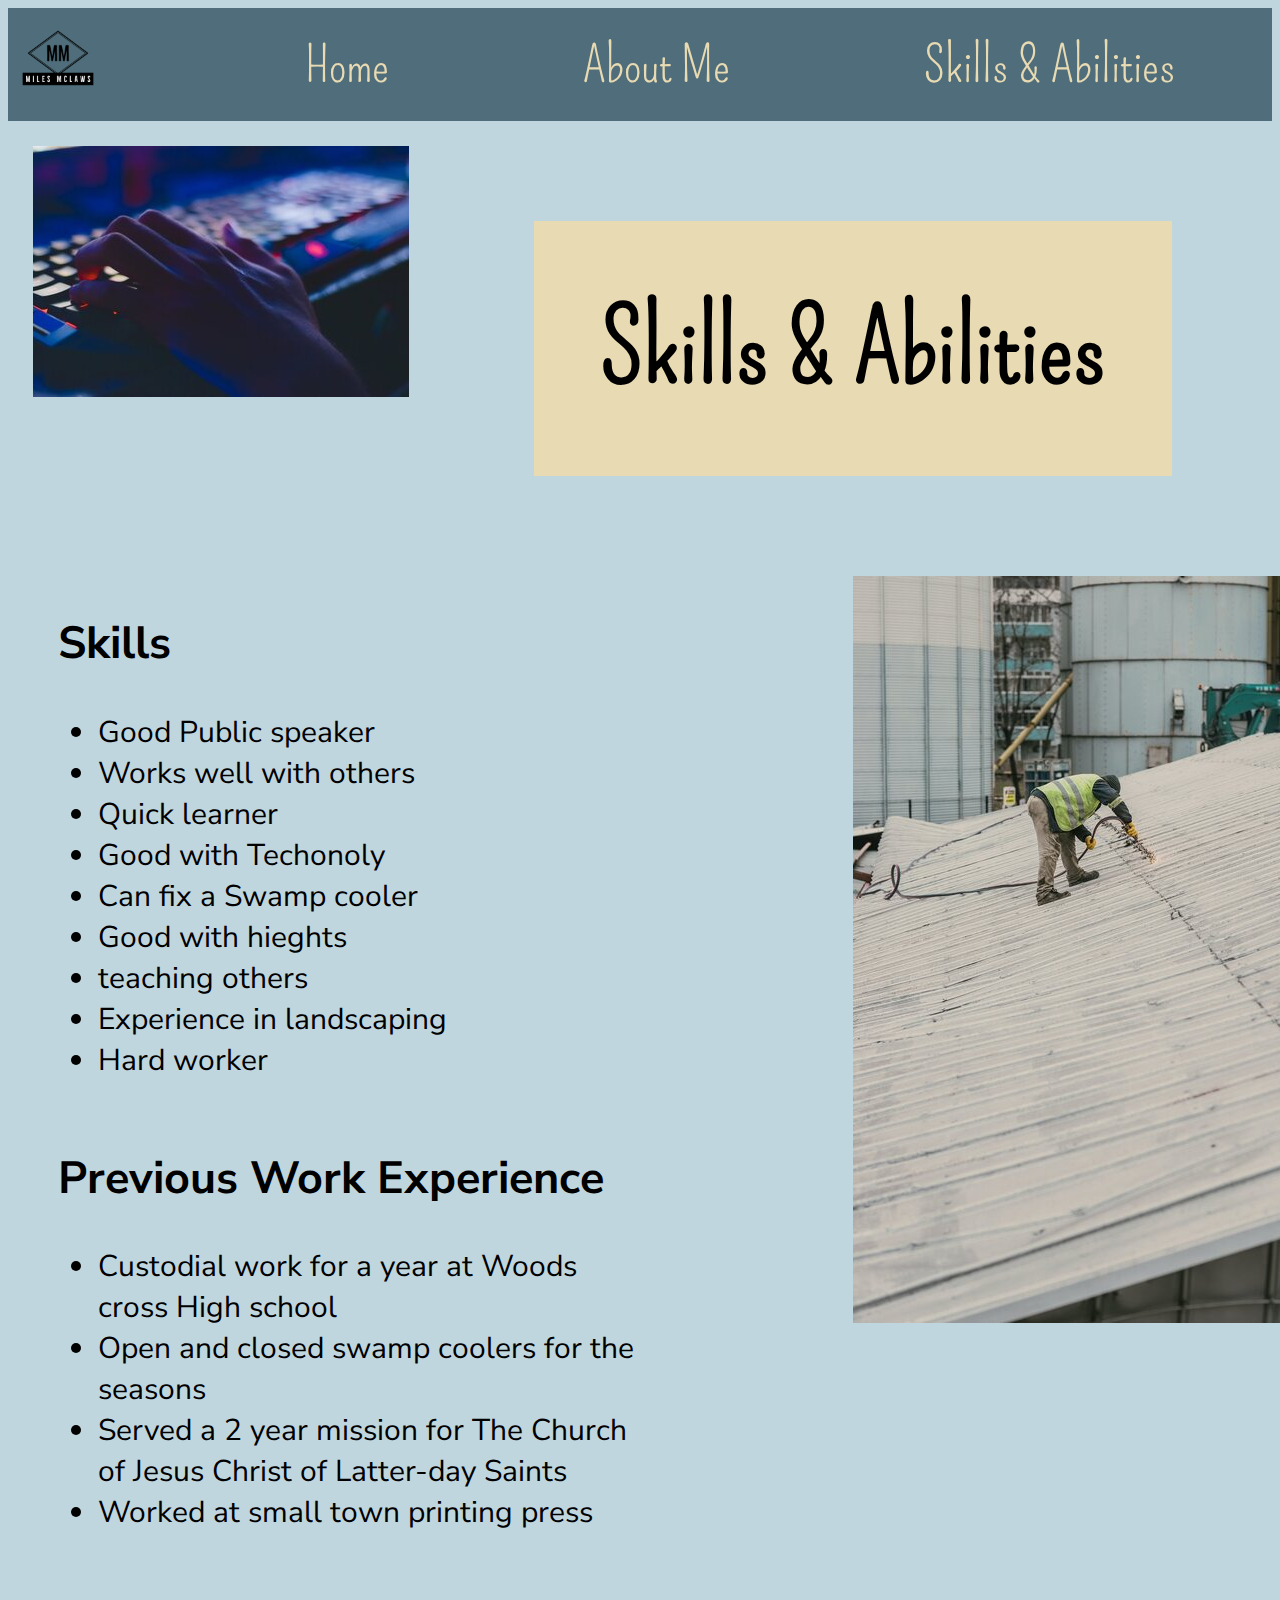
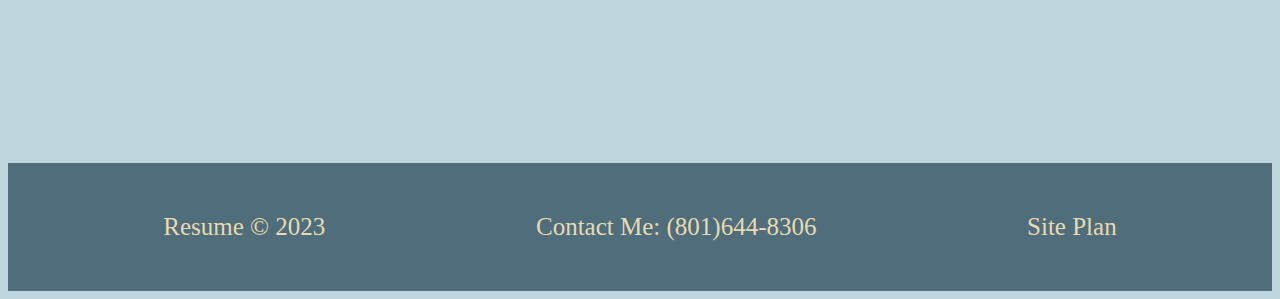
<file: resume/skills.html>
<!DOCTYPE html>
<html lang="en">
<head>
    <meta charset="UTF-8">
    <meta http-equiv="X-UA-Compatible" content="IE=edge">
    <meta name="viewport" content="width=device-width, initial-scale=1.0">
    <link rel="stylesheet" href="styles/styles.css">
    <title>Skills and Abilities</title>
</head>
<body>
    <div id="content">
        <header>
            <a id="logo_link" href="index.html">
                <img class="logo" src="images/milesmclaws-logos_black.png" alt="miles mclaws logo">
            </a>
            <nav>
                <a href="index.html">Home</a>
                <a href="aboutme.html">About Me</a>
                <a href="skills.html"> Skills & Abilities</a>
            </nav>
        </header>
    </div>
    <main class="skills-grid">
        <section>
            <img class="computer-img" src="images/rsz_11rsz_computer.jpg" alt="Picture of a computer">
        </section>
        <section class="skills-title">
            <h1>Skills & Abilities</h1>
        </section>
        <section class="textsbox1">
            <h2>Skills</h2>
            <ul>
                <li>Good Public speaker</li>
                <li>Works well with others</li>
                <li>Quick learner</li>
                <li>Good with Techonoly</li>
                <li>Can fix a Swamp cooler</li>
                <li>Good with hieghts</li>
                <li>teaching others</li>
                <li>Experience in landscaping</li>
                <li>Hard worker</li>
            </ul>
        </section>
        <section class="textsbox2">
            <h2>Previous Work Experience</h2>
            <ul>
                <li>Custodial work for a year at Woods cross High school</li>
                <li>Open and closed swamp coolers for the seasons</li>
                <li>Served a 2 year mission for The Church of Jesus Christ of Latter-day Saints</li>
                <li>Worked at small town printing press</li>
            </ul>
        </section>
        <section class="roofwork-img">
            <img src="images/rsz_1rsz_2roofwork.jpg" alt="Piture of roof work">
        </section>
    </main>
    <footer>
        <p> Resume &copy; 2023</p>
        <p> Contact Me: (801)644-8306</p>
        <p><a href="site-plan-resume.html">Site Plan</a></p>    
    </footer>
</body>
</html>
</file>
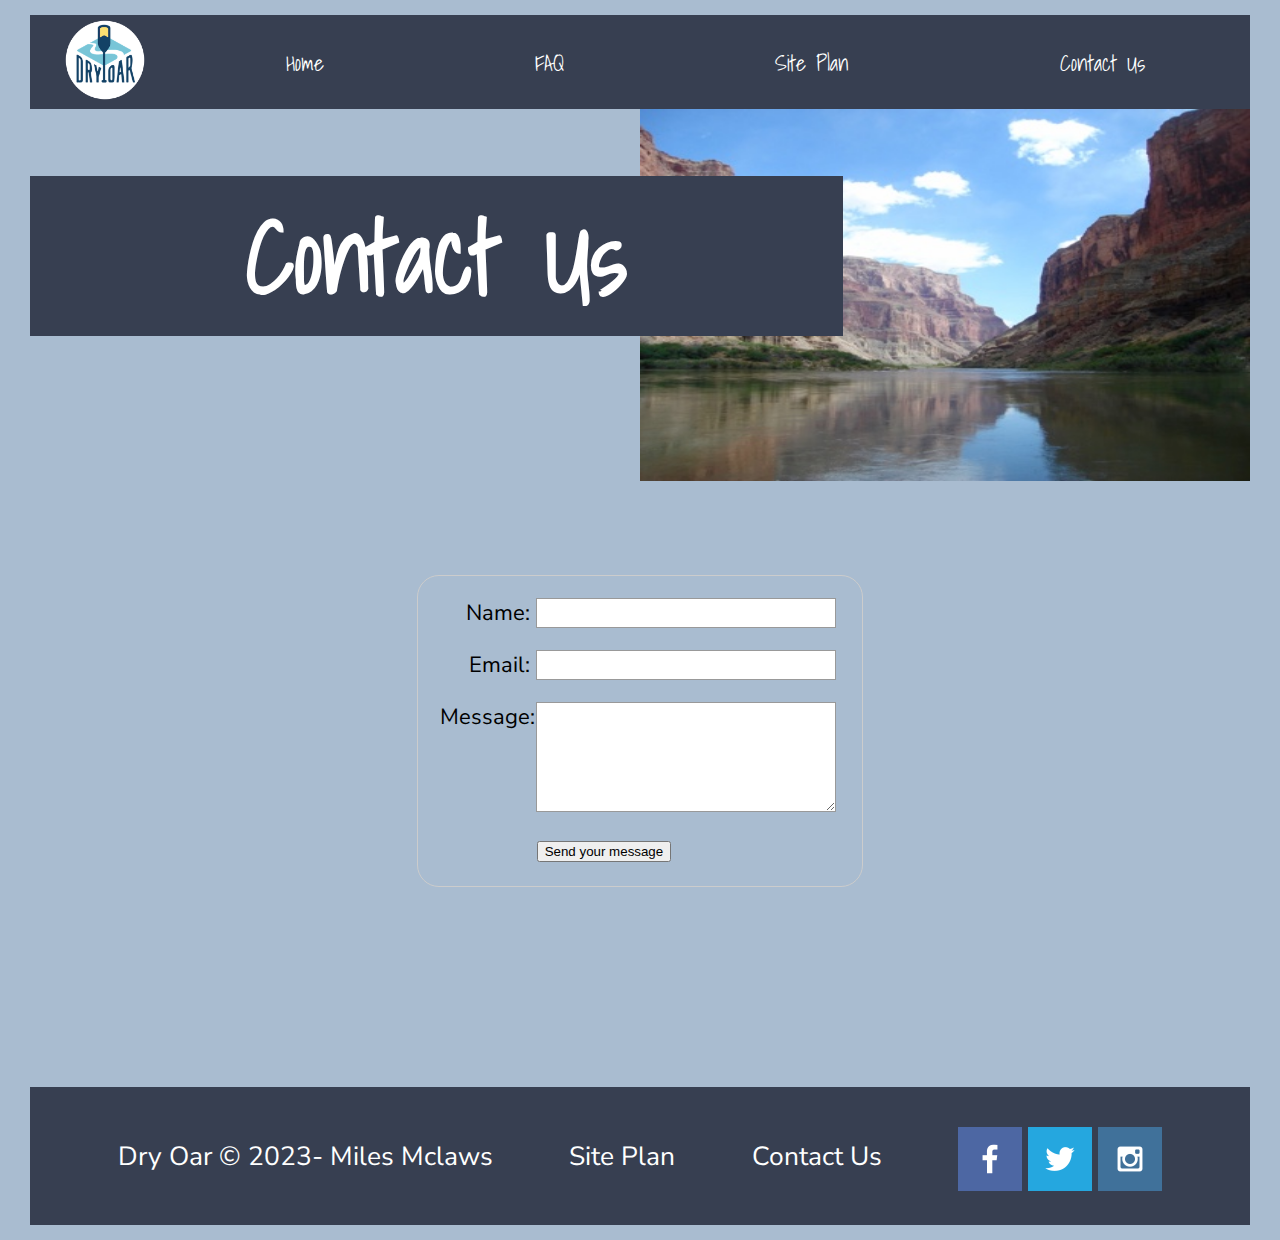
<file: wwr/contactus.html>
<!DOCTYPE html>
<html lang="en">
<head>
    <meta charset="UTF-8">
    <meta http-equiv="X-UA-Compatible" content="IE=edge">
    <meta name="viewport" content="width=device-width, initial-scale=1.0">
    <link rel="stylesheet" href="styles/style.css">
    <title>Contact us</title>
    <style>
        form {
  /* Center the form on the page */
  margin: 0 auto;
  width: 400px;
  /* Form outline */
  padding: 1em;
  border: 1px solid #ccc;
  border-radius: 1em;
}

ul {
  list-style: none;
  padding: 0;
  margin: 0;
}

form li + li {
  margin-top: 1em;
}

label {
  /* Uniform size & alignment */
  display: inline-block;
  width: 90px;
  text-align: right;
}

input,
textarea {
  /* To make sure that all text fields have the same font settings
     By default, textareas have a monospace font */
  font: 1em sans-serif;

  /* Uniform text field size */
  width: 300px;
  box-sizing: border-box;

  /* Match form field borders */
  border: 1px solid #999;
}

input:focus,
textarea:focus {
  /* Additional highlight for focused elements */
  border-color: #000;
}

textarea {
  /* Align multiline text fields with their labels */
  vertical-align: top;

  /* Provide space to type some text */
  height: 5em;
}

.button {
  /* Align buttons with the text fields */
  padding-left: 90px; /* same size as the label elements */
}

button {
  /* This extra margin represent roughly the same space as the space
     between the labels and their text fields */
  margin-left: 0.5em;
}
#feedback {
    background-color: antiquewhite;
    position: absolute;
    top: 0;
    left: 0;
    right: 0;
    padding: .5em;
    /* make this element invisible until we are ready for it */
    display: none;      
}
.moveDown {
    margin-top: 3em;
}
    </style>
</head>
<body>
  <div id="content">
    <header>
        <a id="logo_link" href="index.html">
          <img class="logo" src="images/logo.png" alt="Dry Oar Logo">
        </a>
        <nav>
            <a href="index.html">Home</a>
            <a href="#">FAQ</a>
            <a href="site-plan-rafting.html">Site Plan</a>
            <a href="contactus.html">Contact Us</a>
        </nav> 
    </header>
  <div id="raftingfaq">
        <div id="raftingfaq-box">
            <img id="raftingfaq-img" src="images/raftingfaq1.jpeg" alt="People enjoying white water rafting">
        </div>
        <section id="raftingfaq-msg">
            <h1 class="raftingfaq-title">Contact Us</h1>
        </section>
    </div>
    <main
     <div id="feedback"></div>
     <form action="/my-handling-form-page" method="post">
        <ul>
          <li>
            <label for="name">Name:</label>
            <input type="text" id="name" name="user_name" />
          </li>
          <li>
            <label for="mail">Email:</label>
            <input type="email" id="mail" name="user_email" />
          </li>
          <li>
            <label for="msg">Message:</label>
            <textarea id="msg" name="user_message"></textarea>
          </li>
          <li class="button">
            <button type="submit">Send your message</button>
          </li>
        </ul>
     </form>
    </main>
    <footer>
        <p>Dry Oar &copy; 2023- Miles Mclaws</p>
    <p><a href="site-plan-rafting.html">Site Plan</a></p>
    <p><a href="contactus.html">Contact Us</a></p>
    <div class="social">
        <a href="https://facebook.com" target="_blank">
            <img src="images/facebook.png" alt="fb icon">
        </a>
        <a href="https://twitter.com" target="_blank">
            <img src="images/twitter.png" alt="twitter icon">
        </a>
        <a href="https://instagram.com" target="_blank">
            <img src="images/instagram.png" alt="instagram icon">
        </a>
    </div>
    </footer>
    </div>
    <script>
        // get the feedback div element so we can do something with it.
        const feedbackElement = document.getElementById('feedback');
        // get the form so we can read what was entered in it.
        const formElement = document.forms[0];
        // add a 'listener' to wait for a submission of our form. When that happens run the code below.
        formElement.addEventListener('submit', function(e) {
            // stop the form from doing the default action.
            e.preventDefault();
            // set the contents of our feedback element to a message letting the user know the form was submitted successfully. Notice that we pull the name that was entered in the form to personalize the message!
            feedbackElement.innerHTML = 'Hello '+ formElement.user_name.value +'! Thank you for your message. We will get back with you as soon as possible!';
            // make the feedback element visible.
            feedbackElement.style.display = "block";
            // add a class to move everything down so our message doesn't cover it.
            document.body.classList.toggle('moveDown');
        });
    </script>
</body>
</html>
</file>
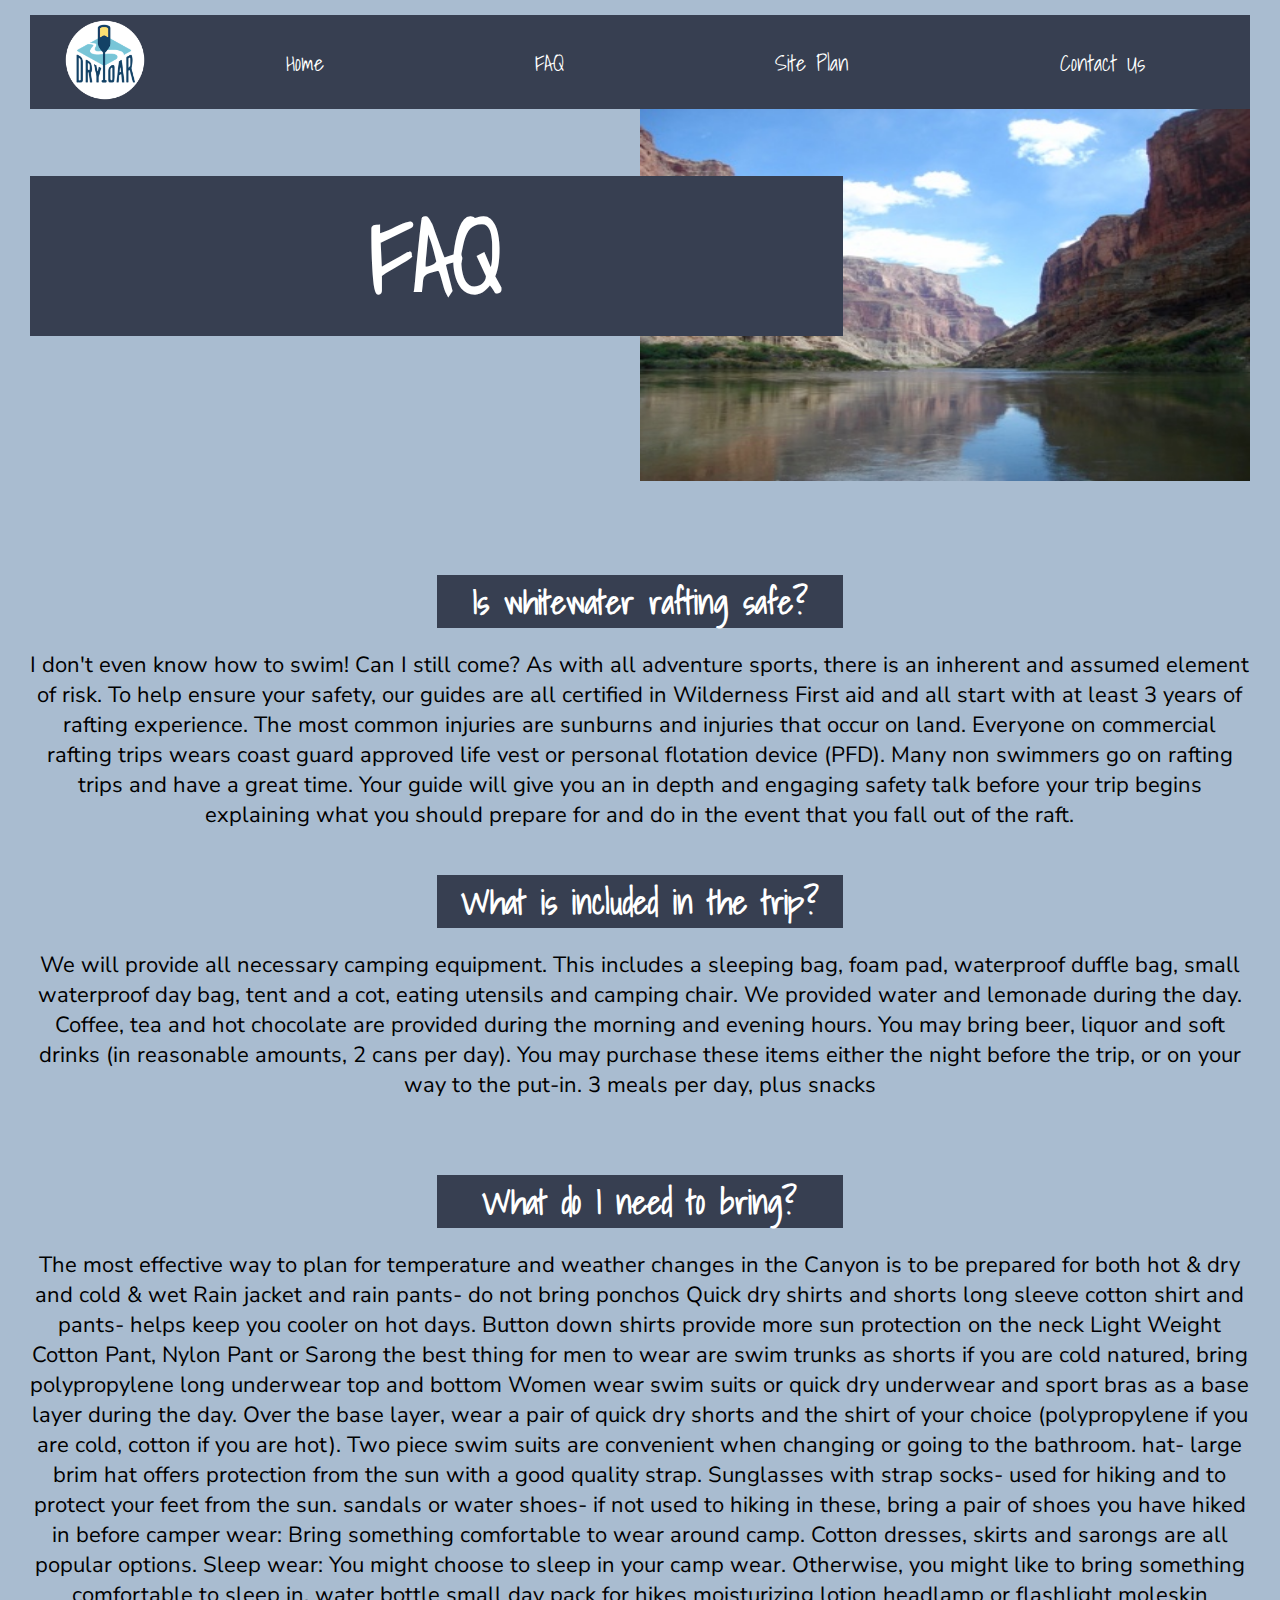
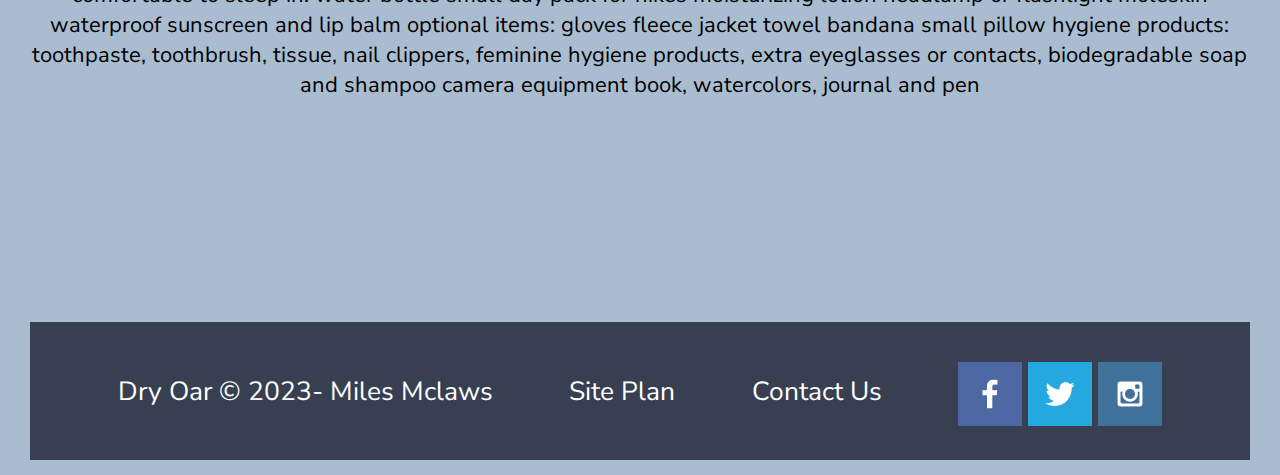
<file: wwr/faq.html>
<!DOCTYPE html>
<html lang="en">
<head>
    <meta charset="UTF-8">
    <meta http-equiv="X-UA-Compatible" content="IE=edge">
    <meta name="viewport" content="width=device-width, initial-scale=1.0">
    <link rel="stylesheet" href="styles/style.css">
    <title>FAQ</title>
</head>
<body>
  <div id="content">
    <header>
        <a id="logo_link" href="index.html">
          <img class="logo" src="images/logo.png" alt="Dry Oar Logo">
        </a>
        <nav>
            <a href="index.html">Home</a>
            <a href="#">FAQ</a>
            <a href="site-plan-rafting.html">Site Plan</a>
            <a href="contactus.html">Contact Us</a>
        </nav> 
    </header>
  <div id="raftingfaq">
        <div id="raftingfaq-box">
            <img id="raftingfaq-img" src="images/raftingfaq1.jpeg" alt="People enjoying white water rafting">
        </div>
        <section id="raftingfaq-msg">
            <h1 class="raftingfaq-title">FAQ</h1>
        </section>
    </div>
    <main class="raftingfaq-grid">
        <section class="question1">
             <h2>Is whitewater rafting safe?</h2>
        </section>
        <section class="answer1 ">  
             <p>I don't even know how to swim! Can I still come?
                As with all adventure sports, there is an inherent and assumed element of risk. To help ensure your safety, our guides are all certified in Wilderness First aid and all start with at least 3 years of rafting experience. The most common injuries are sunburns and injuries that occur on land.
                Everyone on commercial rafting trips wears coast guard approved life vest or personal flotation device (PFD). Many non swimmers go on rafting trips and have a great time. Your guide will give you an in depth and engaging safety talk before your trip begins explaining what you should prepare for and do in the event that you fall out of the raft.
             </p>
        </section>
        <section class="question2">
             <h2>What is included in the trip?</h2>
        </section>    
        <section class="answer2">
             <p>We will provide all necessary camping equipment. This includes a sleeping bag, foam pad, waterproof duffle bag, small waterproof day bag, tent and a cot, eating utensils and camping chair.
                We provided water and lemonade during the day. Coffee, tea and hot chocolate are provided during the morning and evening hours. You may bring beer, liquor and soft drinks (in reasonable amounts, 2 cans per day). You may purchase these items either the night before the trip, or on your way to the put-in. 3 meals per day, plus snacks
             </p>
        </section>
        <section class="question3">
             <h2>What do I need to bring?</h2>
        </section>
        <section class="answer3">
             <p>The most effective way to plan for temperature and weather changes in the Canyon is to be prepared for both hot & dry and cold & wet Rain jacket and rain pants- do not bring ponchos Quick dry shirts and shorts long sleeve cotton shirt and pants- helps keep you cooler on hot days. Button down shirts provide more sun protection on the neck Light Weight Cotton Pant, Nylon Pant or Sarong the best thing for men to wear are swim trunks as shorts if you are cold natured, bring polypropylene long underwear top and bottom Women wear swim suits or quick dry underwear and sport bras as a base layer during the day. Over the base layer, wear a pair of quick dry shorts and the shirt of your choice (polypropylene if you are cold, cotton if you are hot). Two piece swim suits are convenient when changing or going to the bathroom. hat- large brim hat offers protection from the sun with a good quality strap. Sunglasses with strap socks- used for hiking and to protect your feet from the sun. sandals or water shoes- if not used to hiking in these, bring a pair of shoes you have hiked in before camper wear: Bring something comfortable to wear around camp. Cotton dresses, skirts and sarongs are all popular options. Sleep wear: You might choose to sleep in your camp wear. Otherwise, you might like to bring something comfortable to sleep in. water bottle small day pack for hikes moisturizing lotion headlamp or flashlight moleskin waterproof sunscreen and lip balm optional items: gloves fleece jacket towel bandana small pillow hygiene products: toothpaste, toothbrush, tissue, nail clippers, feminine hygiene products, extra eyeglasses or contacts, biodegradable soap and shampoo camera equipment book, watercolors, journal and pen
             </p>
        </section>
    </main>
    <footer>
        <p>Dry Oar &copy; 2023- Miles Mclaws</p>
    <p><a href="site-plan-rafting.html">Site Plan</a></p>
    <p><a href="contactus.html">Contact Us</a></p>
    <div class="social">
        <a href="https://facebook.com" target="_blank">
            <img src="images/facebook.png" alt="fb icon">
        </a>
        <a href="https://twitter.com" target="_blank">
            <img src="images/twitter.png" alt="twitter icon">
        </a>
        <a href="https://instagram.com" target="_blank">
            <img src="images/instagram.png" alt="instagram icon">
        </a>
    </div>
    </footer>
    </div>
</body>
</html>
</file>
<file: resume/styles/styles.css>
@import url('https://fonts.googleapis.com/css2?family=Nunito+Sans:wght@300&family=Pompiere&display=swap');

#content{
    max-width: 1600px;
    margin: 0 auto;
}
.logo{
    max-width: 100px
}
.logo1{
    max-width: 575px;
    margin-left: 150px;
}
nav {
    display: flex;
    justify-content: space-around;
    align-items: center;
}
nav a{
    text-align: center;
    color: #E8DAB2;
    text-decoration: none;
}
nav a:hover{
    background-color:#C0D6DF ;
    color:black;
}
header{
    display: grid;
    grid-template-columns: 200px auto;
    background-color: #4F6D7A;
    font-family:"Pompiere", Helvetica, sans-serif;
    font-size: 50px;

}
.home-grid{
    display: grid;
    grid-template-columns: 2fr 1fr  ;
    grid-template-rows: 200px 275px 275px ;
    
}
.miles-card{
    grid-row: 2/4;
    grid-column: 3/4;
    margin-right: 200px;
    height: 100%;
}
.msg {
    grid-row: 3/4;
    grid-column: 1/2;
    text-align: center;
    background-color: #E8DAB2;
    margin-left:  10%;

}
.msg h2{
    font-family:"Pompiere", Helvetica, sans-serif;
    font-size: 50px;
}
.msg p{
    font-family:"Nunito Sans", Helvetica, sans-serif;
}

footer{
    background-color: #4F6D7A;
    color:#E8DAB2;
    padding: 25px 50px;
    margin-top: 200px;
    display: flex;
    justify-content: space-around;
    align-items: center;
    font-size: 25px;
    
}
footer a{
    color: #E8DAB2;
    text-decoration: none;
}
footer a:hover{
    background-color: #C0D6DF;
    color: black 

}
body{
    background-color: #C0D6DF;
}
.msg a {
    padding: 15px 25px;
    font-size: 24px;
    text-align: center;
    cursor: pointer;
    outline: none;
    color: #fff;
    background-color: #C0D6DF;
    border: none;
    border-radius: 15px;
    box-shadow: 0 9px #999;
  }
  
  .msg a:hover {background-color: #C0D6DF}
  
  .msg a:active {
    background-color: #C0D6DF;
    box-shadow: 0 5px #666;
    transform: translateY(4px);
  }


  .aboutme-grid{
    display: grid;
    justify-content: center;
    grid-template-columns:  1fr 1fr 1fr 1fr 1fr ;
    
  }
  .mountains-img{
    width: 400px;
    grid-column: 4/6;
    grid-row: 1/3;
    margin-bottom: 200px;
    z-index: -1;
    margin-top: 200px;
    margin-left: 50px;
  }
  .aboutme-msg{
    text-align: center;
    font-family: "Pompiere", Helvetica, sans-serif;
    background-color: #E8DAB2;
    font-size: 100px;
    grid-column: 1/5;
    grid-row:1/2;
    margin: 100px;
   
  }
  .textbox1{
    grid-row: 2/3;
    grid-column: 1/4;
    font-size: 25px;
    text-align: center;
    font-family: "Nunito Sans", Helvetica, sans-serif;
   
  }
  .mission-img{
   grid-column:1/3;
   grid-row: 3/4;
   width: 100%;
  }
  .textbox2{
    grid-column: 3/6;
    grid-row: 3/4;
    text-align: center;
    font-family: "Nunito Sans", Helvetica, sans-serif;
    font-size: 25px;
    margin-right: 75px; 
  }
  .skills-grid{
    display: grid;
    grid-template-columns: 1fr 1fr 1fr 1fr 1fr ;
  }
.skills-title{
    font-size: 50px;
    grid-column: 2/6;
    text-align: center;
    background-color: #E8DAB2;
    margin: 100px;
    font-family: "Pompiere", Helvetica, sans-serif;
}
.textsbox1{
    grid-column: 1/3;
    font-size: 30px;
    font-family: "Nunito Sans", Helvetica, sans-serif;
    margin-left: 50px;
}
.textsbox2{
    grid-column: 1/3;
    font-family: "Nunito Sans", Helvetica, sans-serif;
    font-size: 30px;
    margin-left: 50px;
}
.roofwork-img{
    grid-column: 4/6;
    grid-row: 2/4;
}
.computer-img{
    margin: 25px;
}
</file>
<file: wwr/styles/style.css>
@import url('https://fonts.googleapis.com/css2?family=Nunito+Sans:wght@200&family=Shadows+Into+Light&display=swap');

#content{
    max-width: 1600px;
    margin: 0 auto;
}
nav {
    display: flex;
    justify-content: space-around;
    align-items: center;
}
nav a{
    text-align: center;
    color: white;
    text-decoration: none;
}
#hero-msg h1, #hero-msg h4 {
    text-align: center;
}
.button-box {
    text-align: center;
}
main section {
    text-align: center;
}
#background {
    height: 725px;
}
body {
    background-color: #a9bcd0;
    font-family: "Nunito Sans", Helvetica, sans-serif;
    font-size: 22px;
    margin: 0;
    padding: 15px 30px;
}
header {
    display: grid;
    grid-template-columns: 150px auto;
    background-color: #373f51;
    font-family: "Shadows Into Light", Arial, Helvetica;
}
nav a:hover {
    background-color: #58a4b0;
    color: black;
}
.book, .join {
    background-color: #a9bcd0;
    color: white;
    text-decoration: none;
    font-size: 18px;
    padding: 15px 30px;
    margin-top: 50px;
    border-radius: 5px;
}
.book:hover, .join:hover {
    background-color: #58a4b0;
    color: black;
}
#background {
    background-color: #373f51;
    margin-bottom: 100px;
}
.msg {
    background-color: #373f51;
    color: white;
    line-height: 1.5em;
    padding: 35px;
    margin-top: 200px;
}
footer {
    background-color: #373f51;
    color: white;
    padding: 25px 50px;
    margin-top: 200px;
    display: flex;
    justify-content: space-around;
    align-items: center;
}
footer a {
    color: white;
    text-decoration: none;
}
footer a:hover {
    background-color: #58a4b0;
    color: black;
}
footer p {
    font-size: 1.2em;
}
footer p a:hover {
    text-decoration: underline;
}
footer .social img {
    padding-top: 15px;
}
.home-title {
    color: white;
    font-family: "Shadows Into Light", Arial, Helvetica;
    font-size: 2em;
    margin-top: 10px;
}
h4 {
    color: black;
}
.msg h2 {
    color: white;
    font-family: "Shadows Into Light", Arial, Helvetica;
}
.msg p {
    color: white;
    font-size: .8em;
    padding-bottom: 15px;
}
.logo {
    width: 80px;
}
#logo_link {
    padding-top: 5px;
    justify-self: center;
    align-self: center;
}
.icon {
    width: 80px;
    padding-top: 10px; 
}
h2 {
    margin: 0;
}
.river-card, .camping-card, .rapids-card {
margin: 200px 0;
}
.card-img {
    border: 10px solid #373f51
}
main section img {
    box-sizing: border-box;
}
#hero {
    display: grid;
    grid-template-columns: 1fr 3fr 1fr ;
    margin-top: -80px;
}
#hero-box {
    grid-column: 1/4;
    grid-row: 1/6;
    z-index: -1;
}
#hero-img{
    width: 100%;
}
#hero-msg {
    grid-column: 2/3;
    grid-row: 1/2;
    width: 100%;
    margin-top: 100px;
}
#hero-msg h4 {
    color: white;
}
.home-grid {
    display: grid;
    grid-template-columns: repeat(10,1fr);
}
.card-img, .mountains {
    width: 100%;
    grid-column: 2/7;
    grid-row: 5/8;
    box-shadow: 5px 5px 10px #58a4b0;
}
.river-card {
    grid-column: 2/4;
    grid-row: 2/3;
}
.camping-card {
    grid-column: 5/7;
    grid-row: 2/3;
}
.rapids-card {
    grid-column: 8/10;
    grid-row: 2/3;
}
#background {
    grid-column: 1/11;
    grid-row: 4/9;
}
.msg {
    grid-column: 6/10;
    grid-row: 6/7;
}
.card-img {
    border: 10px solid #373f51;
    transition: transform .5s;
    box-shadow: 5px 5px 10px #58a4b0;
}
.card-img:hover {
    opacity: .6;
    transform: scale(1.1);
}
.msg {
    background-color: #373f51;
    padding: 35px;
    grid-column: 6/10;
    grid-row: 6/7;
    box-shadow: 5px 5px 10px #58a4b0;
}
@media screen and (max-width: 900px) {
    #hero, .home-grid {
        display: block;
        height: auto;
    }
    nav, footer {
        flex-direction: column;
    }
    nav a {
        display: block;
        padding: 15px;
    }
    #hero {
        margin-top: 0;
    }
    #hero-msg {
        margin-top: 0;
    }
    #hero-msg h4 {
        display: none;
    }
    .home-title {
        font-size: 25px;
        color: #6f7364;
    }
    .river-card, .camping-card, .rapids-card { 
        margin: 50px auto;
        width: 80%;
    }
    #background {
        display: none;
    }
    .mountains, .msg {
        width: 80%;
        display: block;
        margin: 0 auto;
    }
    footer {
        margin-top: 25px;
    }
}


.raftingfaq-title {
    font-family: "Shadows Into Light", Arial, Helvetica;
    background-color: #373f51;
    text-align: center;
    color: white;
    font-size: 100px;
    grid-column: 1/4;
}
.question1 {
    font-family: "Shadows Into Light", Arial, Helvetica;
    background-color: #373f51;
    color: white;
    grid-row: 1/2;
    grid-column: 2/3;
}
.answer1{
    font-family: "Nunito Sans", Helvetica, sans-serif;
    grid-column: 1/4;
    grid-row: 2/3;
}
.question2 {
    font-family: "Shadows Into Light", Arial, Helvetica;
    background-color: #373f51;
    color: white;
    grid-column: 2/3;
    grid-row: 3/4;

    
}
.answer2 {
    font-family: "Nunito Sans", Helvetica, sans-serif;
    grid-column: 1/4;
    grid-row: 4/5;
}
.question3{
    font-family: "Shadows Into Light", Arial, Helvetica;
    background-color: #373f51;
    color: white;
    grid-column: 2/3;
    grid-row: 5/6;
}
.answer3{
    font-family: "Nunito Sans", Helvetica, sans-serif;
    
    grid-column: 1/4;
    grid-row: 6/7;
}
#raftingfaq{
    display: grid;
    grid-template-columns:  1fr 1fr 1fr 1fr 1fr 1fr ;
    grid-template-rows: .1fr  ;
}
#raftingfaq-img {
    width: 100%;
    height: 100%
   
}
#raftingfaq-box{
    grid-column: 4/7;
    width: 100%;
    height: 80%;
    z-index: -1;
}
#raftingfaq-msg{
    grid-column: 1/5;
    grid-row: 1/2;
    
}
#raftingfaq-msg, #raftingfaq-box{
    grid-row: 1/2
}

.raftingfaq-grid{
    display: grid;
    grid-template-columns: 1fr 1fr 1fr;
    grid-template-rows: .1fr .5fr .1fr .5fr .1fr .5fr;
}
</file>
<file: positioning/positionstyles.css>
/* CSS - Name: "positionstyles.css" */
/* Activity 1 styles */
.content1 {
  /* This is the parent of the activity 1 boxes. */
  display: grid;
  grid-template-columns: 1fr 1fr;
  justify-items: center;
  grid-gap: 20px;
}
.red1 { 
  width: 100%; 
  height: 100px; 
  background-color: red; 
  grid-column: 1/3;
} 
.green1 {
  width: 200px; 
  height: 200px; 
  background-color: green; 

} 
.yellow1 {
  width: 200px; 
  height: 200px; 
  background-color: gold; 
} 
.blue1 {
  width: 100%; 
  height: 100px; 
  background-color: blue; 
  grid-column: 1/3;
} 
/* Activity 2 styles */ 
.content2 {
  /* This is the parent of the activity 2 boxes. */
  display: grid;
  grid-template-columns: 50px 50px 50px 50px 50px;
}
.red2 {
  width: 100px; 
  height: 100px; 
  background-color: red; 
} 
.green2 { 
  width: 100px; 
  height: 100px; 
  background-color: green; 
  margin-top: 50px;
} 
.yellow2 {
  width: 100px; 
  height: 100px; 
  background-color: gold; 
  margin-top: 100px;
} 
.blue2 {
  width: 100px; 
  height: 100px; 
  background-color: blue; 
  margin-top: 150px;
} 
/* Activity 3 styles */ 
.content3 {
  /* This is the parent of the activity 3 boxes. */
  display: grid;
  grid-template-columns: 1fr 1fr;
  grid-column-gap: 100px;
}
.red3 {
  width: 100%; 
  height: 100px; 
  background-color: red; 
  grid-column: 1/3;
} 
.green3 {
  width: 300px; 
  height: 200px; 
  background-color: green;
} 
.yellow3 {
  width: 300px; 
  height: 200px; 
  background-color: gold; 
} 
.blue3 {
  width: 100%;
  height: 100px; 
  background-color: blue; 
  grid-column: 1/3;
} 
/* Activity 4 styles */ 
.content4 {
  /* This is the parent of the activity 4 boxes. */
  height: 400px;
  display: grid;
  grid-template-columns: 1fr 1fr;
}
.red4 {
  width: 250px; 
  height: 400px; 
  background-color: red; 
  grid-row: 1/4;
} 
.green4 {
  width: 300px; 
  height: 135px; 
  background-color: green; 
  grid-row:1/2
} 
.yellow4 {
  width: 300px; 
  height: 135px; 
  background-color: gold; 
  grid-column: 2/3;
  grid-row: 2/3
  
} 
.blue4 {
  width: 300px; 
  height: 130px; 
  background-color: blue; 
  grid-column: 2/3;
  grid-row: 3/4;
  margin-bottom: 100px;
} 
/* Activity 5 styles */ 
.content5 {
  /* This is the parent of the activity 5 boxes. */
  height: 400px;
}
.red5 { 
  width: 100%; 
  height: 100px; 
  background-color: red; 
} 
.green5 { 
  width: 175px; 
  height: 175px; 
  background-color: green; 
  float: left;

} 
.yellow5 {
  width: 100%; 
  height: 400px; 
  background-color: gold; 

} 
.blue5 {
  width: 100%; 
  height: 100px; 
  background-color: blue; 
} 
/* Activity 6 styles */ 
.content6 {
  /* This is the parent of the activity 6 boxes. */
  display: grid;
  grid-template-columns: 100px 100px 100px 100px 100px 100px ;
} 
.red6 {
  width: 400px; 
  height: 200px; 
  background-color: red; 
  grid-column: 1/5;
  grid-row: 1/3;
} 
.green6 {
  width: 200px; 
  height: 200px; 
  background-color: green; 
  grid-column: 1/2;
  grid-row: 5/7;
  z-index: 1;
} 
.yellow6 {
  width: 200px; 
  height: 400px; 
  background-color: gold; 
  grid-column: 5/7;
  grid-row: 3/7;
  z-index: 1;
} 
.blue6 {
  width: 400px; 
  height: 400px; 
  background-color: blue; 
  grid-column: 2/6;
  grid-row: 2/6;
} 


/* Do not make any changes below here */
.activity {
  width: 70%; 
  margin: 20px auto; 
  font-family: Arial, sans-serif; 
  border: 1px solid black; 
  padding: 10px; 
  clear:both; 
  overflow: auto;
} 

.hint {
  border: 1px solid grey;
  background: #e0e0e0;
  padding: .5em;
  position: relative;
  margin: 1em 0;
}
.hint h3 {
  margin: 0;
}
.hint:hover {
  background: #d0d0d0;
}
.hint > div {
  display: none;
}

.hint input[type=checkbox] {
  position: absolute;
  width: 100%;
  height: 100%;
  opacity: 0;
  z-index: 1;
  cursor: pointer;
}

.hint input[type=checkbox]:checked ~ div {
  display: block;
}

.hint i {
  position: absolute;
  transform: translate(-6px, 0);
  margin-top: 16px;
  right: 10px;
  top: -3px;
}
.hint i:before, .hint i:after {
  content: "";
  position: absolute;
  background-color: black;
  width: 3px;
  height: 9px;
}
.hint i:before {
  transform: translate(2px, 0) rotate(45deg);
}
.hint i:after {
  transform: translate(-2px, 0) rotate(-45deg);
}

.hint input[type=checkbox]:checked ~ i:before {
  transform: translate(-2px, 0) rotate(45deg);
}
.hint input[type=checkbox]:checked ~ i:after {
  transform: translate(2px, 0) rotate(-45deg);
}
.hint a {
  position: relative;
  z-index: 1;
}
</file>
<file: resume/styles/site-plan.css>
/* if you are using any Google fonts change the font names below to your fonts. 
Any spaces in your font name should be replaced with a +. 
Fonts are separated by a | */
@import url('https://fonts.googleapis.com/css2?family=Nunito+Sans:wght@300&family=Pompiere&display=swap');
:root {
  /* change the values below to your colors from your palette */
  --primary-color: #C0D6DF   ;
  --secondary-color: #4F6D7A ;
  --accent1-color: #E8DAB2;
  --accent2-color: white;

  /* change the values below to your chosen font(s) */
  --heading-font: "Pompiere";
  --paragraph-font: "Nunito Sans", Helvetica, sans-serif;

  /* these colors below should be chosen from among your palette colors above */
  --headline-color-on-white: #4F6D7A;  /* headlines on a white background */ 
  --headline-color-on-color: white; /* headlines on a colored background */ 
  --paragraph-color-on-white: #4F6D7A; /* paragraph text on a white background */ 
  --paragraph-color-on-color: white; /* paragraph text on a colored background */ 
  --paragraph-background-color: #4F6D7A  ;
  --nav-link-color: #E8DAB2;
  --nav-background-color: #4F6D7A;
  --nav-hover-link-color: white;
  --nav-hover-background-color: #4F6D7A;
}


/*  Look around below...but DON'T CHANGE ANYTHING! */

body {
  max-width: 1200px;
  margin: 0 auto;
  padding: 4em;
  font-size: 18px;
  text-align: center;
}
img {
  display: block;
  margin: 0 auto;
}
h1, h2, h3, h4, h5, h6 {
  font-family: var(--heading-font);
  color: var(--headline-color-on-white);
}
h2 {
  text-align: center;
}
hr {
  height: 3px;
  margin: 35px 0;
  background: var(--accent1-color);
}
header {
  padding: 1em;
  text-align: center;
  color: var(--headline-color-on-color);
  background-color: var(--paragraph-background-color);
}
header > h1, header > h2 {
  color: var(--headline-color-on-color);
}

p {
  font-family: var(--paragraph-font);
  color: var(--paragraph-color-on-white);
  padding: 1em;
}
.colors {
  width: 100%;
  min-width: 350px;
  margin: 30px auto;
  text-align: center;
}
.colors th {
  background-color: #999;
}
.colors td{
  width: 25%;
  height: 3em;
}

.primary {
  background-color: var(--primary-color);
}
.secondary {
  background-color: var(--secondary-color);
}
.accent1 {
  background-color: var(--accent1-color);
}
.accent2{
  background-color: var(--accent2-color);
}

p.colored {
  background-color: var(--paragraph-background-color);
  color: var(--paragraph-color-on-color);
}

nav {
  background-color: var(--nav-background-color);
  line-height: 3em;
  text-align: center;
  font-size: 1.2em;
}
nav  {
  list-style-type: none;
  display: flex;

}
nav a {
  padding:1em;
  min-width: 120px;
  text-decoration: none;
  padding: 10px;

}
nav a:link, nav a:visited {
  color: var(--nav-link-color);
}
nav a:hover {
  color: var(--nav-hover-link-color);
  background-color: var(--nav-hover-background-color);
}

.sitemap {
  display: grid;
  justify-content: center;

  grid-template-columns: repeat(6, 15%);
  grid-template-rows: 3em 1.5em 1.5em 3em;
  grid-template-areas: ". . home home . ."
    ". . . top . ."
    ". left left right right ."
    "page2 page2 . . page3 page3";
}
.sitemap > div {

  text-align: center;

}
.sm-home {
  grid-area: home;
  background-color: #ccc;
  line-height: 3em;
}
.sm-page2 {
  grid-area: page2;
  background-color: #ccc;
  line-height: 3em;
}
.sm-page3 {
  grid-area: page3;
  background-color: #ccc;
  line-height: 3em;
}

.top {
  grid-area: top;
  border-left: 1px solid;
}

.left {
  grid-area: left;
  border-top: 1px solid;
  border-left: 1px solid;
}

.right {
  grid-area: right;
  border-top: 1px solid;
  border-right: 1px solid;
}
</file>
